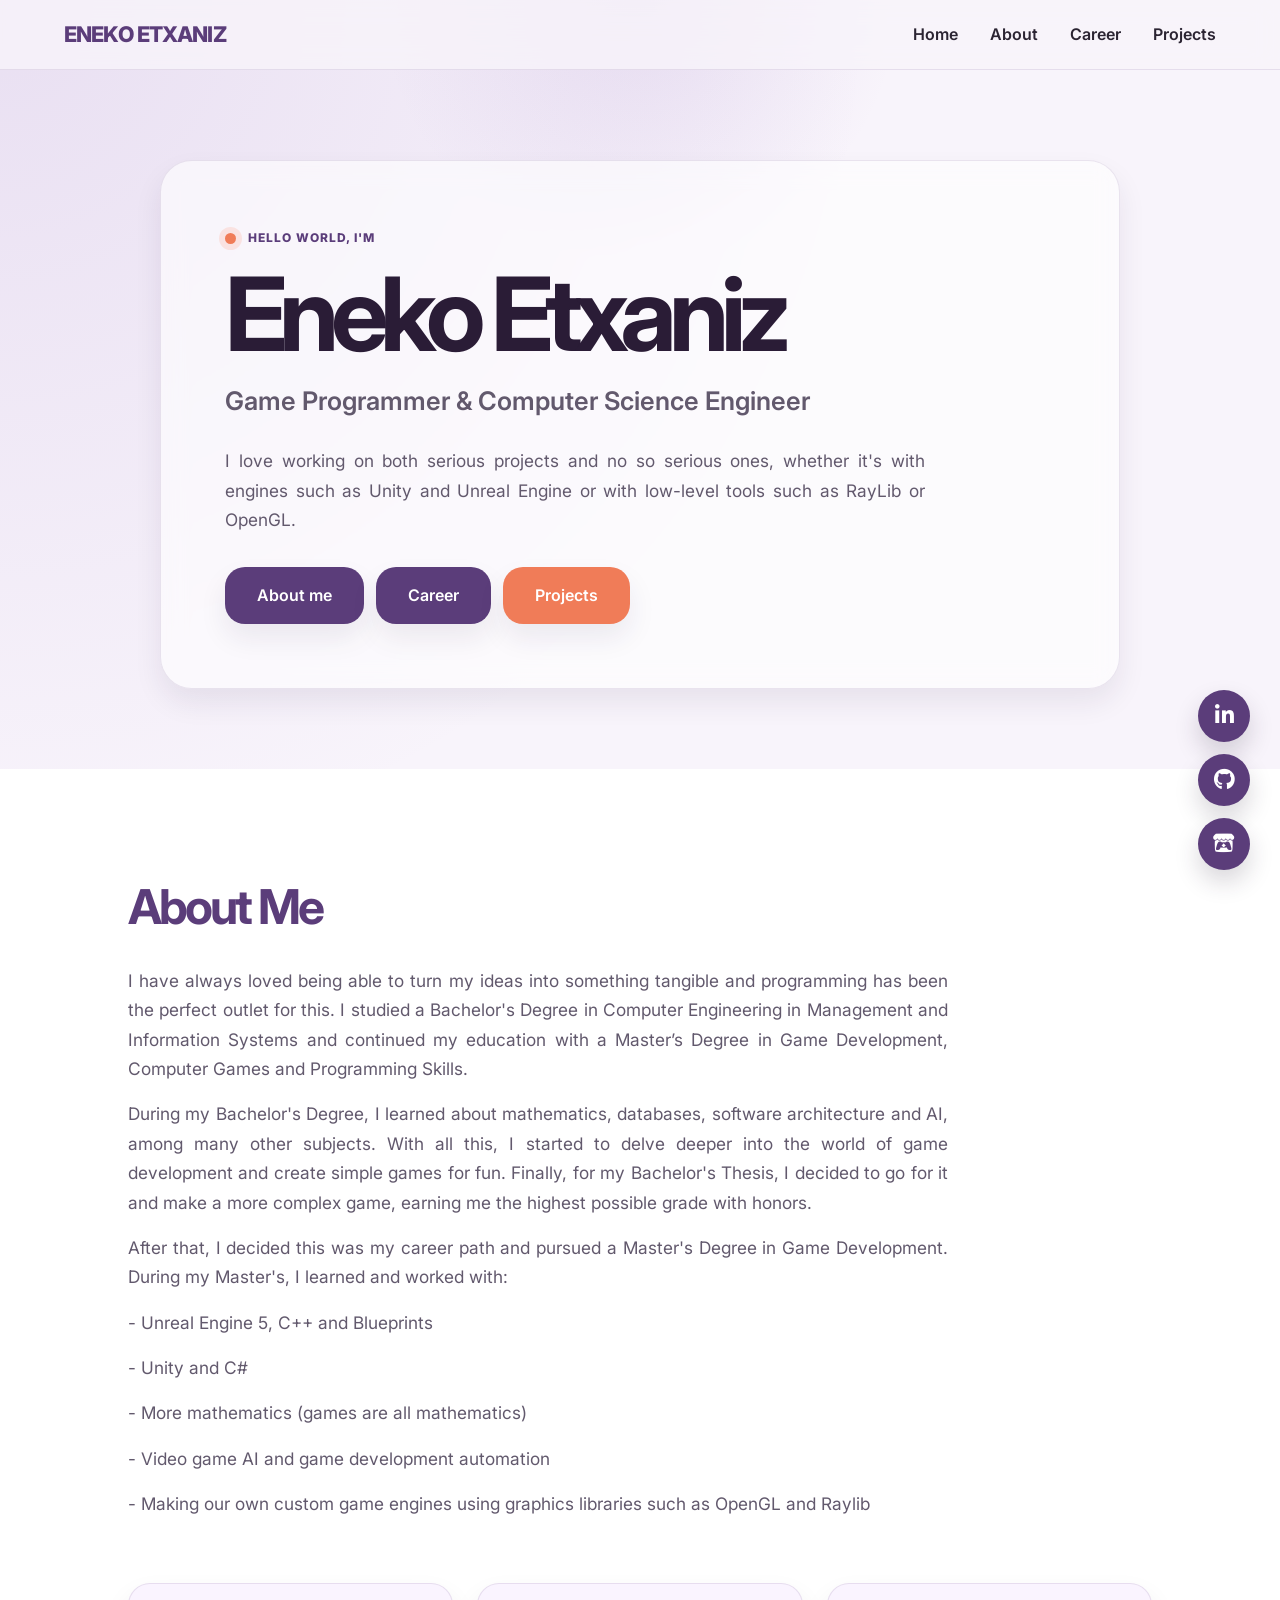
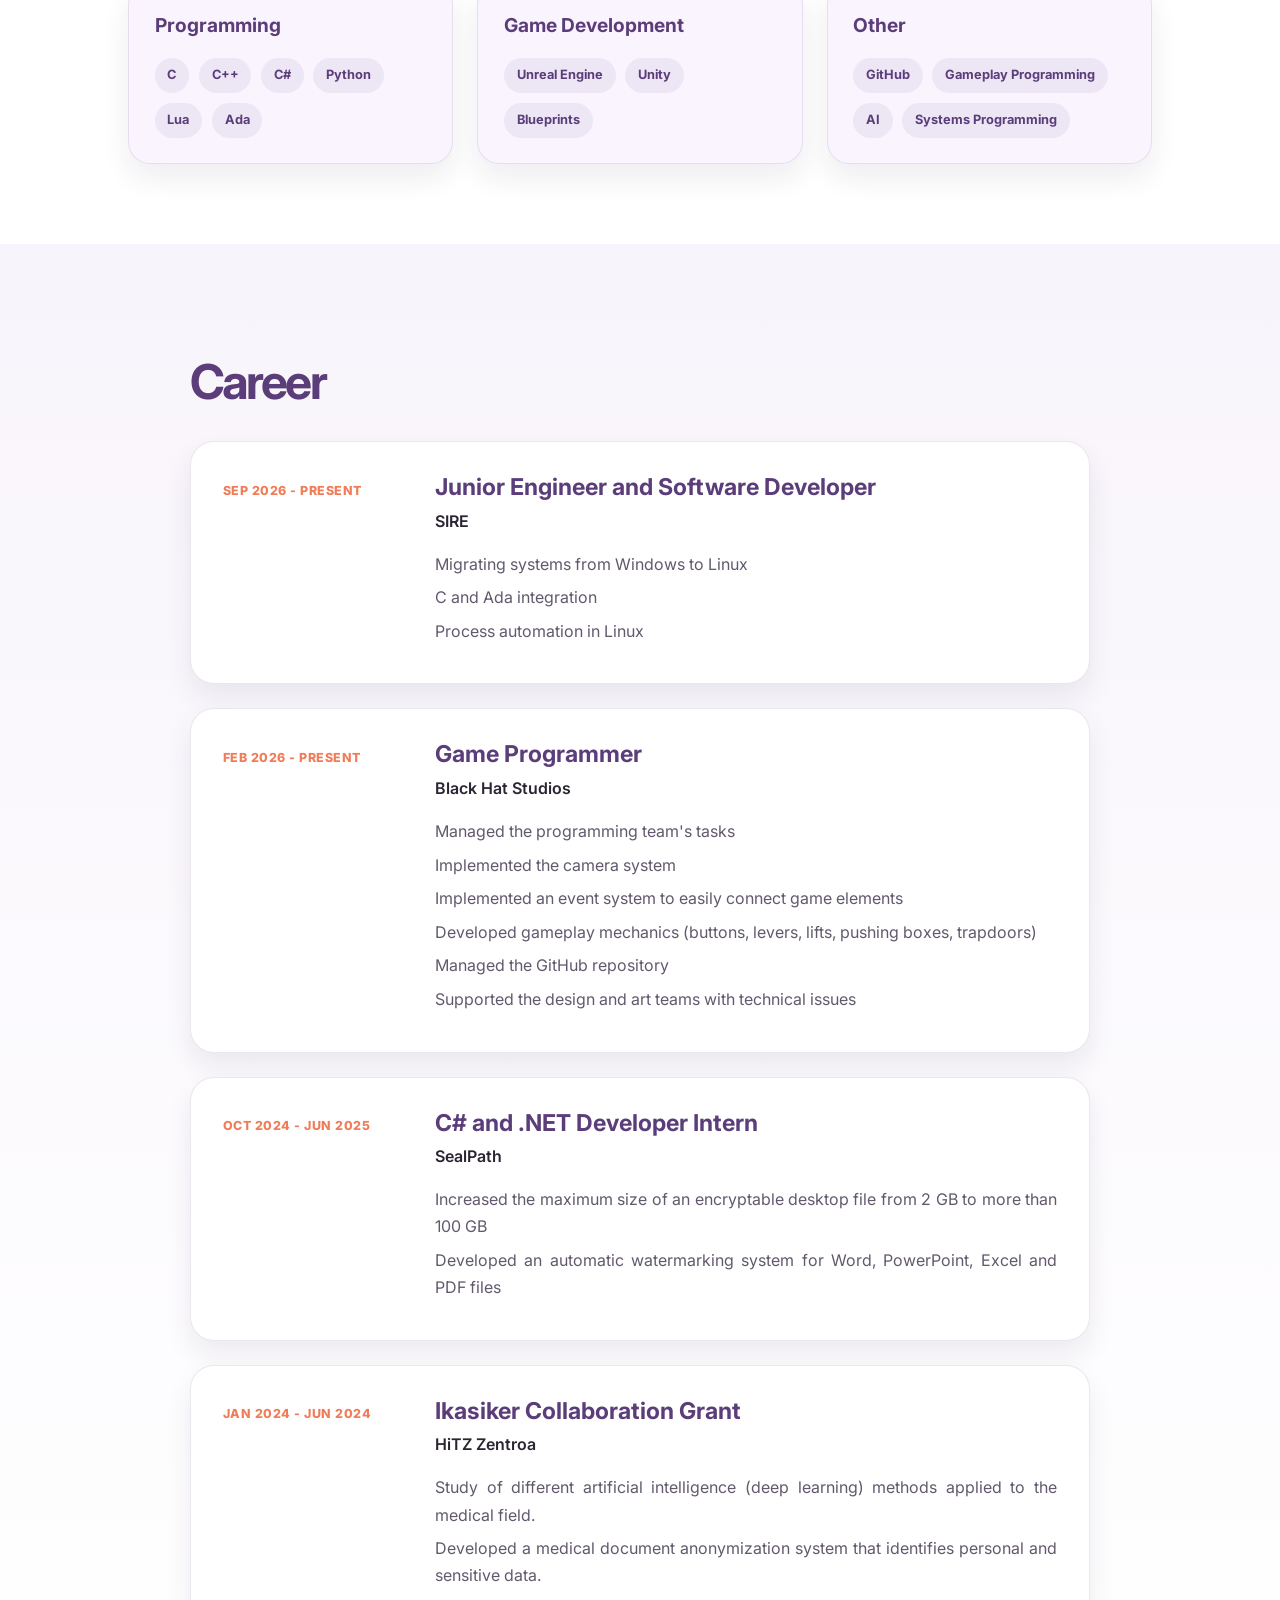
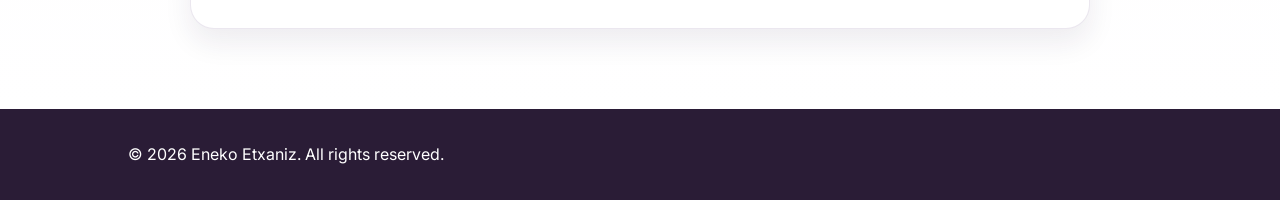
<file: index.html>
<!DOCTYPE html>
<html lang="en">
<head>
    <meta charset="UTF-8">
    <meta name="viewport" content="width=device-width, initial-scale=1.0">

    <title>Eneko Etxaniz | Portfolio</title>

    <link rel="icon" type="image/png" href="images/icon.png">

     <link rel="preconnect" href="https://fonts.googleapis.com">
    <link rel="preconnect" href="https://fonts.gstatic.com" crossorigin>
    <link href="https://fonts.googleapis.com/css2?family=Inter:wght@400;500;600;700;800&display=swap" rel="stylesheet">
    
    <!-- Font Awesome Icons -->
    <link
        rel="stylesheet"
        href="https://cdnjs.cloudflare.com/ajax/libs/font-awesome/6.5.2/css/all.min.css"
    >

    <link rel="stylesheet" href="style.css">
</head>

<body>

    <!-- Navigation -->
    <div id="navbar"></div>
    
    <!-- Hero -->
    <section id="home">

        <div class="hero">

            <p class="hero-intro">Hello World, I'm</p>

            <h1>Eneko Etxaniz</h1>

            <h2>Game Programmer & Computer Science Engineer</h2>

            <p class="hero-description">
                I love working on both serious projects and no so serious ones, whether it's with engines such as Unity and Unreal Engine or with low-level tools such as RayLib or OpenGL.
            </p>

            <div class="hero-buttons">

                <a class="button" href="#about">
                    About me
                </a>

                <a class="button" href="#experience">
                    Career
                </a>

                <a class="button secondary" href="/projects.html">
                    Projects
                </a>

            </div>

        </div>

    </section>


    <!-- About -->
    <section id="about">

        <div class="section-container">

            <h2 class="section-title">About Me</h2>

            <div class="about-content">

                <p> I have always loved being able to turn my ideas into something tangible and programming has been the perfect outlet for this. I studied a Bachelor's Degree in Computer Engineering in Management and Information Systems and continued my education with a Master’s Degree in Game Development, Computer Games and Programming Skills.</p>
                    
                <p>During my Bachelor's Degree, I learned about mathematics, databases, software architecture and AI, among many other subjects. With all this, I started to delve deeper into the world of game development and create simple games for fun. Finally, for my Bachelor's Thesis, I decided to go for it and make a more complex game, earning me the highest possible grade with honors.</p>

                <p>After that, I decided this was my career path and pursued a Master's Degree in Game Development. During my Master's, I learned and worked with:
                    <p>- Unreal Engine 5, C++ and Blueprints</p>
                    <p>- Unity and C#</p>
                    <p>- More mathematics (games are all mathematics)</p>
                    <p>- Video game AI and game development automation</p>
                    <p>- Making our own custom game engines using graphics libraries such as OpenGL and Raylib</p>
                </p>

            </div>


            <!-- Skills -->

            <div class="skills">

                <div class="skill-group">

                    <h3>Programming</h3>

                    <div class="tags">
                        <span class="tag">C</span>
                        <span class="tag">C++</span>
                        <span class="tag">C#</span>
                        <span class="tag">Python</span>
                        <span class="tag">Lua</span>
                        <span class="tag">Ada</span>
                    </div>

                </div>


                <div class="skill-group">

                    <h3>Game Development</h3>

                    <div class="tags">
                        <span class="tag">Unreal Engine</span>
                        <span class="tag">Unity</span>
                        <span class="tag">Blueprints</span>
                        <!--<span class="tag">OpenGL</span> -->
                    </div>

                </div>


                <div class="skill-group">

                    <h3>Other</h3>

                    <div class="tags">
                        <span class="tag">GitHub</span>
                        <span class="tag">Gameplay Programming</span>
                        <span class="tag">AI</span>
                        <span class="tag">Systems Programming</span>
                    </div>

                </div>

            </div>

        </div>

    </section>

    
    <!-- Experience -->
    <section id="experience">

        <div class="section-container">

            <h2 class="section-title">Career</h2>

            <div class="experience-list">

                <article class="experience-card">

                    <div class="experience-date">
                        Sep 2026 - Present
                    </div>

                    <div>
                        <h3>Junior Engineer and Software Developer</h3>

                        <h4>SIRE</h4>

                            <p>Migrating systems from Windows to Linux</p>
                            <p>C and Ada integration</p>
                            <p>Process automation in Linux </p>
                     
                    </div>

                </article>

                <article class="experience-card">

                    <div class="experience-date">
                        Feb 2026 - Present
                    </div>

                    <div>
                        <h3>Game Programmer</h3>

                        <h4>Black Hat Studios</h4>

                            <p>Managed the programming team's tasks</p>
                            <p>Implemented the camera system</p>
                            <p>Implemented an event system to easily connect game elements</p>
                            <p>Developed gameplay mechanics (buttons, levers, lifts, pushing boxes, trapdoors)</p>
                            <p>Managed the GitHub repository</p>
                            <p>Supported the design and art teams with technical issues</p>
                       
                    </div>

                </article>


                <article class="experience-card">

                    <div class="experience-date">
                        Oct 2024 - Jun 2025
                    </div>

                    <div>

                        <h3>C# and .NET Developer Intern</h3>

                        <h4>SealPath</h4>

                        <p>Increased the maximum size of an encryptable desktop file from 2 GB to more than 100 GB</p>
                        <p>Developed an automatic watermarking system for Word, PowerPoint, Excel and PDF files</p>

                    </div>

                </article>


                <article class="experience-card">

                    <div class="experience-date">
                        Jan 2024 - Jun 2024
                    </div>

                    <div>

                        <h3>Ikasiker Collaboration Grant</h3>

                        <h4>HiTZ Zentroa</h4>

                        <p>Study of different artificial intelligence (deep learning) methods applied to the medical field.</p>
                        <p>Developed a medical document anonymization system that identifies personal and sensitive data.</p>

                    </div>

                </article>

            </div>

        </div>

    </section>

    <div id="footer"></div>

    <div id="social-dock"></div>

    <script src="js/main.js"></script>


</body>
</html>
</file>
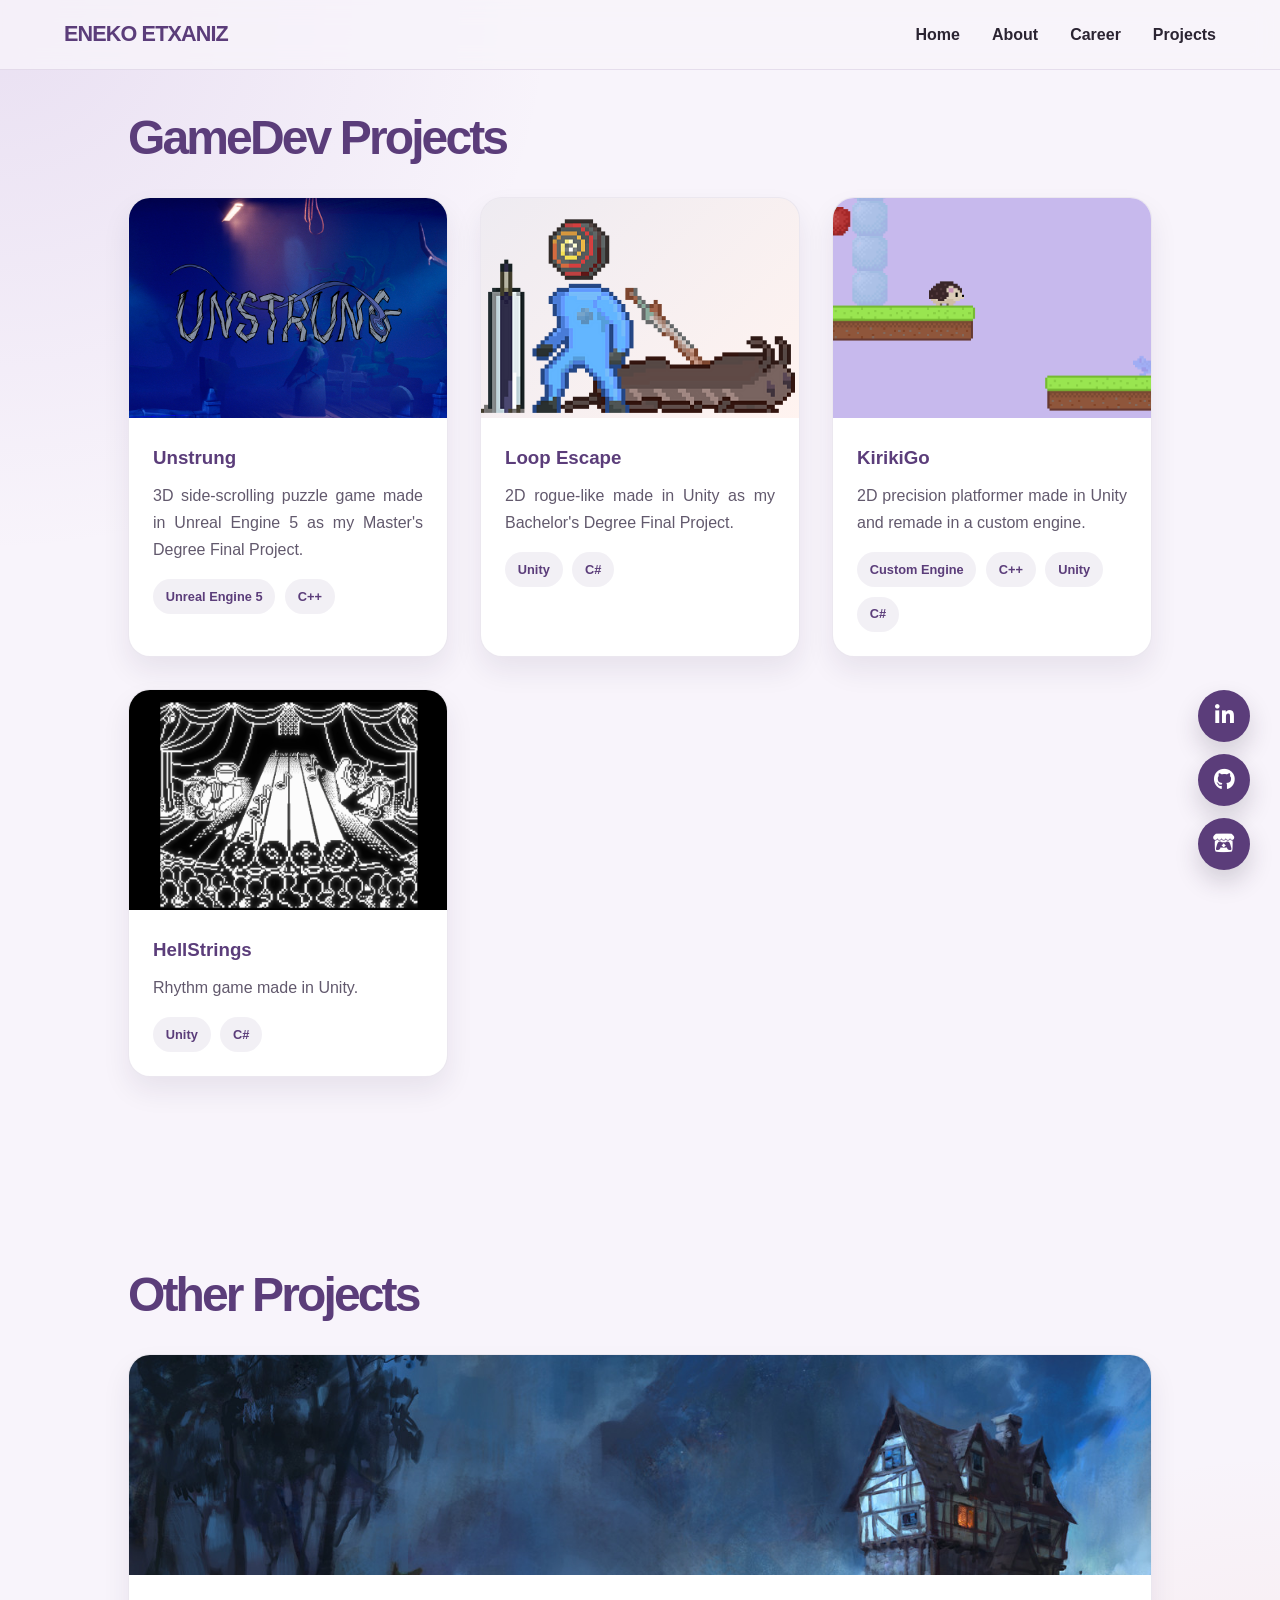
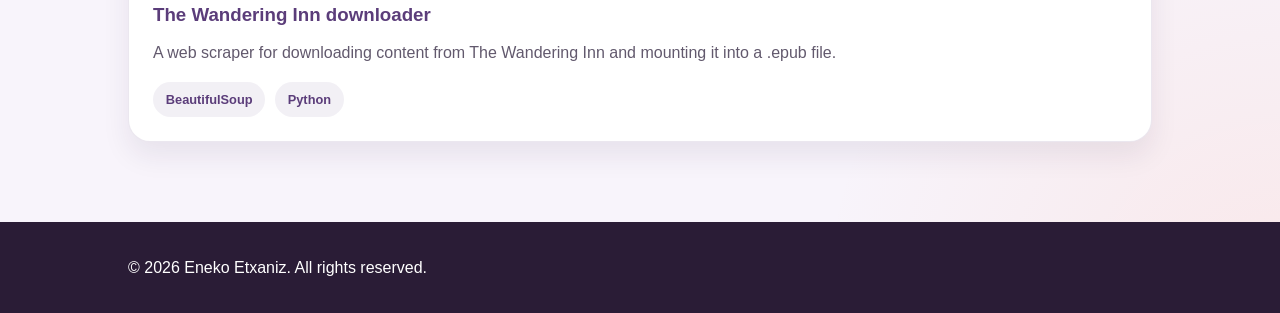
<file: projects.html>
<!DOCTYPE html>
<html lang="en">
<head>
    <meta charset="UTF-8">
    <meta name="viewport" content="width=device-width, initial-scale=1.0">

    <title>Eneko Etxaniz | Portfolio</title>

    <!-- Font Awesome Icons -->
    <link
        rel="stylesheet"
        href="https://cdnjs.cloudflare.com/ajax/libs/font-awesome/6.5.2/css/all.min.css"
    >

    <link rel="stylesheet" href="style.css">
</head>

<body>

    <!-- Navigation -->
    <div id="navbar"></div>
    
    <!-- Projects -->
    <section id="projects">

        <div class="section-container">

            <h2 class="section-title">GameDev Projects</h2>

            <div class="projects">

                <a href="projects/unstrung.html" class="project-card">
                    <div class="project-image">
                        <img src="projects/images/Unstrung/Unstrung_CrowBanner.png" alt="Unstrung gameplay screenshot">
                    </div>
                    <div class="project-content">
                        <h3>Unstrung</h3>
                        <p>
                            3D side-scrolling puzzle game made in Unreal Engine 5 as my Master's Degree Final Project.
                        </p>
                        <div class="tags">
                            <span class="tag">Unreal Engine 5</span>
                            <span class="tag">C++</span>
                        </div>
                    </div>
                </a>
                
                <a href="projects/loop-escape.html" class="project-card">
                    <div class="project-image">
                        <img src="projects/images/LoopEscape_Cover.png" alt="Loop Escape gameplay screenshot">
                    </div>
                    <div class="project-content">
                        <h3>Loop Escape</h3>
                        <p>
                            2D rogue-like made in Unity as my Bachelor's Degree Final Project.
                        </p>
                        <div class="tags">
                            <span class="tag">Unity</span>
                            <span class="tag">C#</span>
                        </div>
                    </div>
                </a>
                
                <a href="projects/kirikigo.html"  class="project-card">

                    <div class="project-image">
                        <img src="projects/images/KirikiGo_Gameplay1.png" alt="KirikiGo gameplay screenshot">
                    </div>

                    <div class="project-content">    
                        <h3>KirikiGo</h3>

                        <p>
                            2D precision platformer made in Unity and remade in a custom engine.
                        </p>

                        <div class="tags">
                            <span class="tag">Custom Engine</span>
                            <span class="tag">C++</span>
                            <span class="tag">Unity</span>
                            <span class="tag">C#</span>
                        </div>

                    </div>
                </a>


                <a href="projects/hellstrings.html" class="project-card">

                    <div class="project-image">
                        <img src="projects/images/HellStrings_Gameplay.png" alt="HellStrings gameplay screenshot">
                    </div>
                    <div class="project-content">

                        <h3>HellStrings</h3>

                        <p>
                            Rhythm game made in Unity.
                        </p>

                        <div class="tags">
                            <span class="tag">Unity</span>
                            <span class="tag">C#</span>
                        </div>

                    </div>
                </a>



            </div>

        </div>

    </section>


    <!-- Projects -->
    <section id="projects">

        <div class="section-container">

            <h2 class="section-title">Other Projects</h2>

            <div class="projects">

                <a href="https://github.com/Etxaniz100/TheWanderingInnDownloader" class="project-card">
                    <div class="project-image">
                        <img src="/projects/images/TWI_Banner.jpg" alt="The Wandering Inn, Image by John Anthony Di Giovanni">
                    </div>
                    <div class="project-content">
                        <h3>The Wandering Inn downloader</h3>
                        <p>
                            A web scraper for downloading content from The Wandering Inn and mounting it into a .epub file.
                        </p>
                        <div class="tags">
                            <span class="tag">BeautifulSoup</span>
                            <span class="tag">Python</span>
                        </div>
                    </div>
                </a>
            </div>

        </div>

    </section>


    <div id="footer"></div>

    <div id="social-dock"></div>

    <script src="../js/main.js"></script>


</body>
</html>
</file>
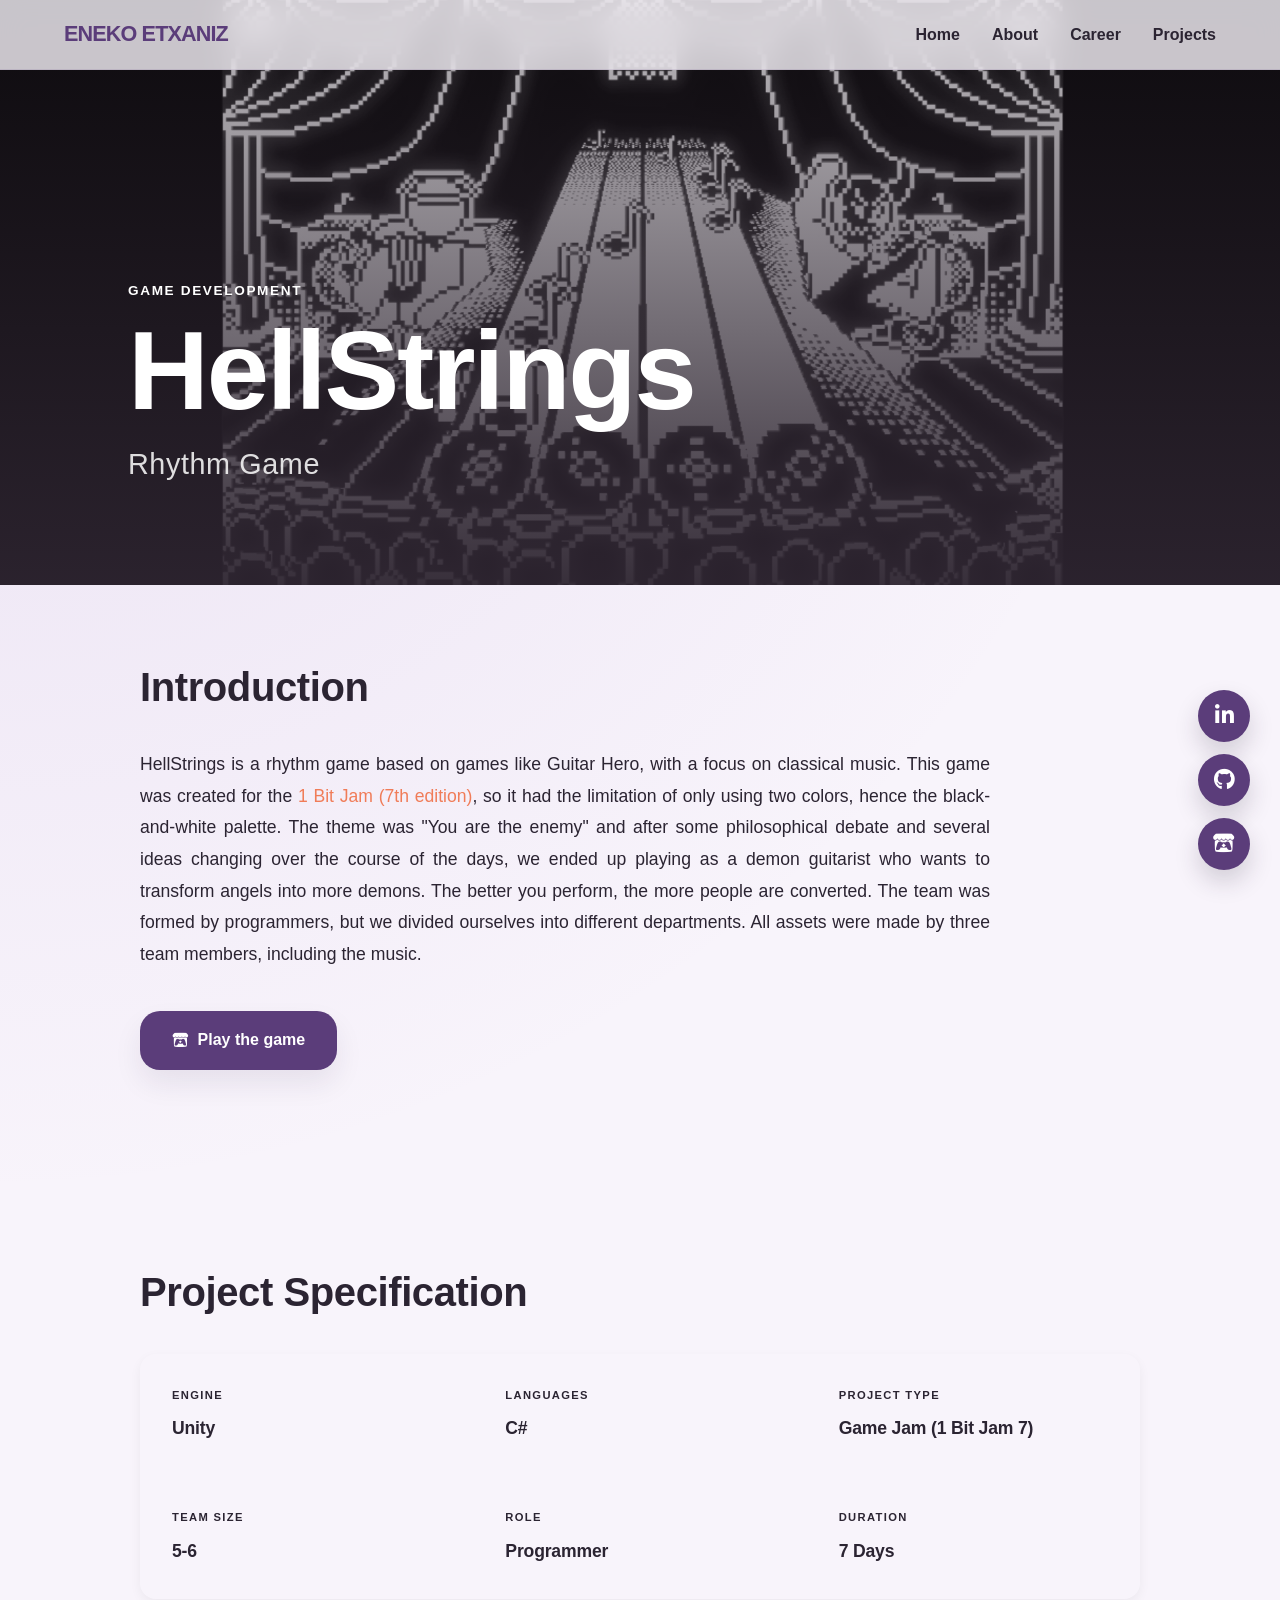
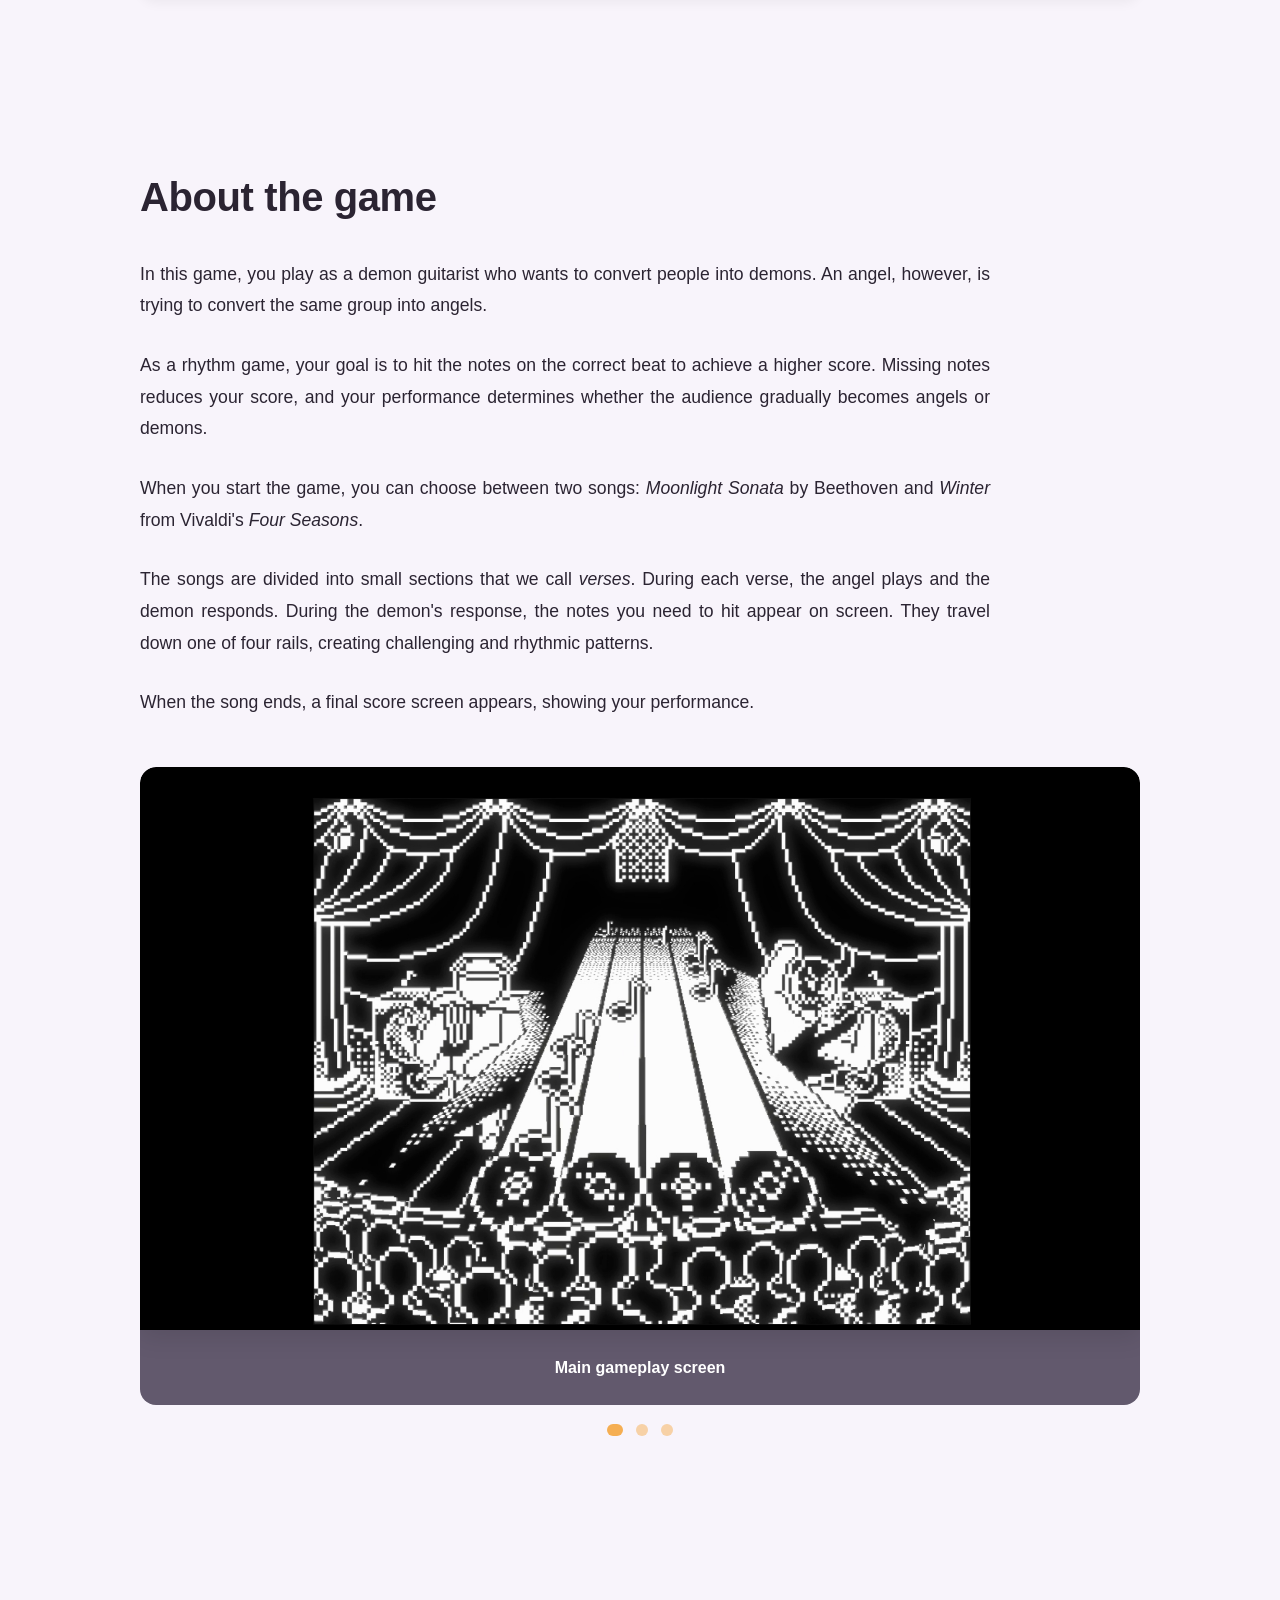
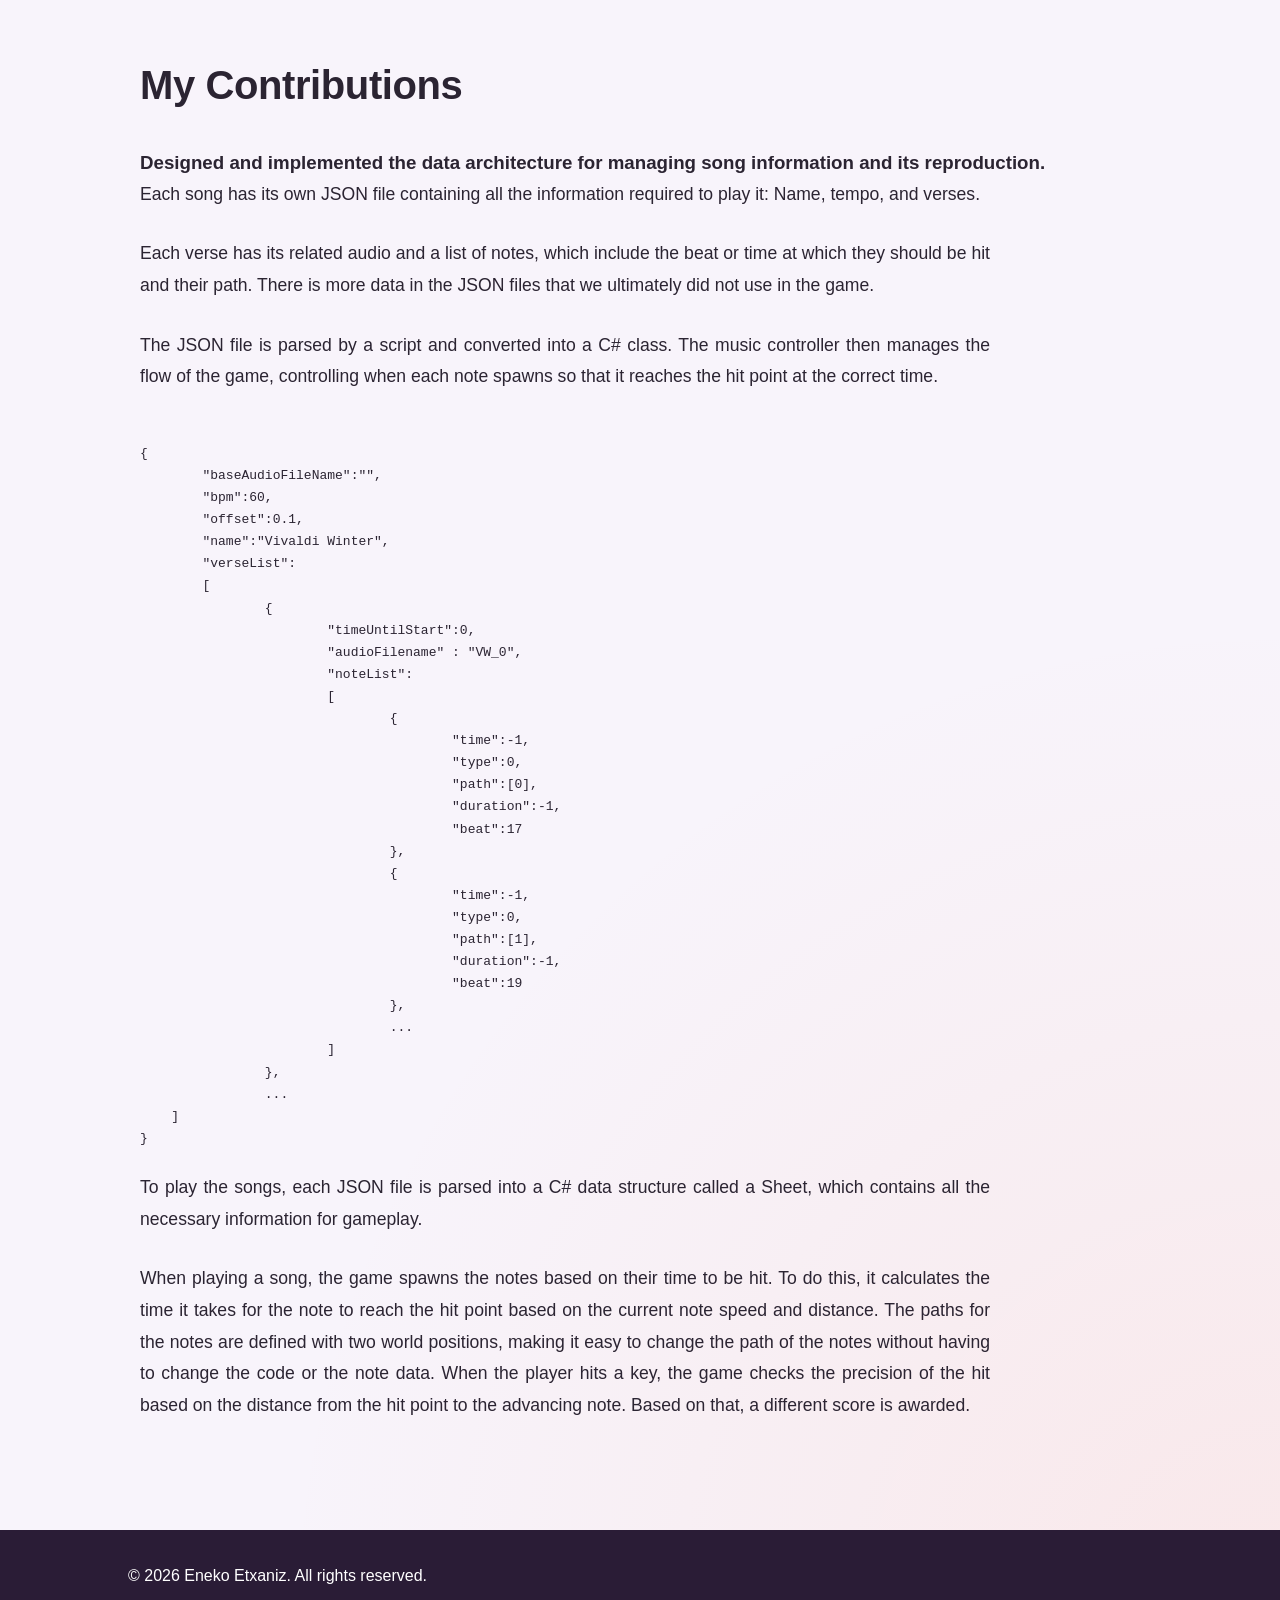
<file: projects/hellstrings.html>
<!DOCTYPE html>
<html lang="en">

<head>
    <meta charset="UTF-8">

    <meta
        name="viewport"
        content="width=device-width, initial-scale=1.0"
    >

    <title>HellStrings | Portfolio</title>

    <!-- Font Awesome Icons -->
    <link
        rel="stylesheet"
        href="https://cdnjs.cloudflare.com/ajax/libs/font-awesome/6.5.2/css/all.min.css"
    >

    <link rel="stylesheet" href="../style.css">
    <link rel="stylesheet" href="../css/project.css">
</head>


<body>

    <!-- Navigation -->
    <div id="navbar"></div>


    <!-- ========================================
         PROJECT HERO
    ========================================= -->

    <section
        class="project-hero"
        style="background-image: url('images/HellStrings_Gameplay.png');"
    >

        <div class="project-hero-overlay"></div>

        <div class="project-hero-content">

            <p class="project-category">
                GAME DEVELOPMENT
            </p>

            <h1>HellStrings</h1>

            <h2>Rhythm Game</h2>

        </div>

    </section>


    <!-- ========================================
         INTRODUCTION
    ========================================= -->

    <section class="project-section">

        <div class="project-container">

            <h2 class="section-title">
                Introduction
            </h2>

            <div class="project-introduction">

                <div class="project-text">

                    <p>
                        HellStrings is a rhythm game based on games like Guitar Hero, with a focus on classical music.

                        This game was created for the <a href="https://itch.io/jam/1-bit-jam-7" target="_blank" rel="noopener noreferrer" >1 Bit Jam (7th edition)</a>,
                        so it had the limitation of only using two colors, hence the black-and-white palette. The theme was "You are the enemy" and after some philosophical debate and several ideas changing over the course of the days, we ended up playing as a demon guitarist who wants to transform angels into more demons. The better you perform, the more people are converted.

                        The team was formed by programmers, but we divided ourselves into different departments. All assets were made by three team members, including the music.
                    </p>

                    <div class="project-buttons">

                        <a
                            class="button"
                            href="https://ariza-m.itch.io/hellstrings"
                            target="_blank"
                            rel="noopener noreferrer"
                        >
                            <i class="fa-brands fa-itch-io"></i>
                            Play the game
                        </a>

                    </div>

                </div>

            </div>

        </div>

    </section>

    <!-- ========================================
         PROJECT SPECIFICATION
    ========================================= -->
<section class="project-section project-specification">

    <div class="project-container">

        <h2 class="section-title">
            Project Specification
        </h2>

        <div class="specification-card">

            <div class="specification-item">

                <span class="specification-label">
                    Engine
                </span>

                <span class="specification-value">
                    Unity
                </span>

            </div>


            <div class="specification-item">

                <span class="specification-label">
                    Languages
                </span>

                <span class="specification-value">
                    C#
                </span>

            </div>


            <div class="specification-item">

                <span class="specification-label">
                    Project Type
                </span>

                <span class="specification-value">
                    Game Jam (1 Bit Jam 7)
                </span>

            </div>


            <div class="specification-item">

                <span class="specification-label">
                    Team Size
                </span>

                <span class="specification-value">
                    5-6
                </span>

            </div>


            <div class="specification-item">

                <span class="specification-label">
                    Role
                </span>

                <span class="specification-value">
                    Programmer
                </span>

            </div>


            <div class="specification-item">

                <span class="specification-label">
                    Duration
                </span>

                <span class="specification-value">
                    7 Days
                </span>

            </div>

        </div>

    </div>

</section>


<section class="project-section project-about">

    <div class="project-container">

        <h2 class="section-title">
            About the game
        </h2>

        <!--  
        <div class="project-video">
            <iframe
                src="https://www.youtube.com/embed/GPfME9AcBaA"
                title="Gameplay video"
                frameborder="0"
                allow="accelerometer; autoplay; clipboard-write; encrypted-media; gyroscope; picture-in-picture; web-share"
                allowfullscreen>
            </iframe>
        </div>
        -->

        <!-- Description -->
        <div class="project-text">

            <p>
                In this game, you play as a demon guitarist who wants to
                convert people into demons. An angel, however, is trying to
                convert the same group into angels.
            </p>

            <p>
                As a rhythm game, your goal is to hit the notes on the correct
                beat to achieve a higher score. Missing notes reduces your
                score, and your performance determines whether the audience
                gradually becomes angels or demons.
            </p>

            <p>
                When you start the game, you can choose between two songs:
                <em>Moonlight Sonata</em> by Beethoven and
                <em>Winter</em> from Vivaldi's <em>Four Seasons</em>.
            </p>

            <p>
                The songs are divided into small sections that we call
                <em>verses</em>. During each verse, the angel plays and the
                demon responds. During the demon's response, the notes you
                need to hit appear on screen. They travel down one of four
                rails, creating challenging and rhythmic patterns.
            </p>

            <p>
                When the song ends, a final score screen appears, showing
                your performance.
            </p>

        </div>

       <!-- 
        ========================================
            PROJECT MEDIA CAROUSEL
        ======================================== 
        -->

    <div class="carousel" data-carousel>

        <div class="carousel-viewport">

            <div class="carousel-track">

                <!-- Slide 1 -->
                <article class="carousel-slide">
                    <div class="carousel-media">
                        <img
                            src="images/HellStrings_Gameplay.png"
                            alt="Main gameplay screen">
                    </div>
                </article>

                <!-- Slide 2 -->
                <article class="carousel-slide">
                    <div class="carousel-media">
                        <img
                            src="images/HellStrings_TitleScreen.png"
                            alt="Title screen">
                    </div>
                </article>

                <!-- Slide 3 -->
                <article class="carousel-slide">
                    <div class="carousel-media">
                        <iframe
                            src="https://www.youtube.com/embed/pB87BUyRMbQ"
                            title="Hell Strings gameplay video"
                            frameborder="0"
                            allow="accelerometer; autoplay; clipboard-write; encrypted-media; gyroscope; picture-in-picture; web-share"
                            allowfullscreen>
                        </iframe>
                    </div>
                </article>

            </div>
        </div>

        <div class="carousel-caption-container">
            <p class="carousel-caption" data-caption="0">Main gameplay screen</p>
            <p class="carousel-caption" data-caption="1">Title screen</p>
            <p class="carousel-caption" data-caption="2">Gameplay video</p>
        </div>

        <!-- Previous / Next -->
        <button
            class="carousel-button carousel-button-prev"
            type="button"
            aria-label="Previous slide">
            &#10094;
        </button>

        <button
            class="carousel-button carousel-button-next"
            type="button"
            aria-label="Next slide">
            &#10095;
        </button>


        <!-- Counter + dots -->
        <div class="carousel-navigation">

            <div class="carousel-dots" aria-label="Carousel navigation">
                <!-- Generated by JavaScript -->
            </div>

        </div>

    </div>

</section>


<section class="project-section technical-details">

    <div class="project-container">

        <h2 class="section-title">
            My Contributions
        </h2>

        <h3>
            Designed and implemented the data architecture for managing song information and its reproduction.
        </h3>

        <p>
            Each song has its own JSON file containing all the
            information required to play it: Name, tempo, and verses.
        </p>

        <p>
            Each verse has its related audio and a list of notes, which include the beat or time at which they should be hit and their path.
            There is more data in the JSON files that we ultimately did not use in the game.
        </p>

        <p>
            The JSON file is parsed by a script and converted into
            a C# class. The music controller then manages the flow
            of the game, controlling when each note spawns so that
            it reaches the hit point at the correct time.
        </p>

        <pre><code>
{
	"baseAudioFileName":"",
	"bpm":60,
	"offset":0.1,
	"name":"Vivaldi Winter",
	"verseList":
	[
		{
			"timeUntilStart":0,
			"audioFilename" : "VW_0",
			"noteList":
			[
				{
					"time":-1,
					"type":0,
					"path":[0],
					"duration":-1,
					"beat":17
				},
				{
					"time":-1,
					"type":0,
					"path":[1],
					"duration":-1,
					"beat":19
				},
                                ...
			]
		},  
                ...
    ]        
}
        </code></pre>

        <p>
            To play the songs, each JSON file is parsed into a C# data structure called a Sheet, which contains all the necessary information for gameplay.
        </p>

        <p>
            When playing a song, the game spawns the notes based on their time to be hit. To do this, it calculates the time it takes for the note to reach the hit point based on the current note speed and distance.
            The paths for the notes are defined with two world positions, making it easy to change the path of the notes without having to change the code or the note data.
            When the player hits a key, the game checks the precision of the hit based on the distance from the hit point to the advancing note. Based on that, a different score is awarded.
        </p>
        
    </div>

</section>

    <!-- Footer -->
    <div id="footer"></div>


    <!-- Social Dock -->
    <div id="social-dock"></div>


    <script src="../js/main.js"></script>
    <script src="../js/carousel.js"></script>

</body>

</html>
</file>
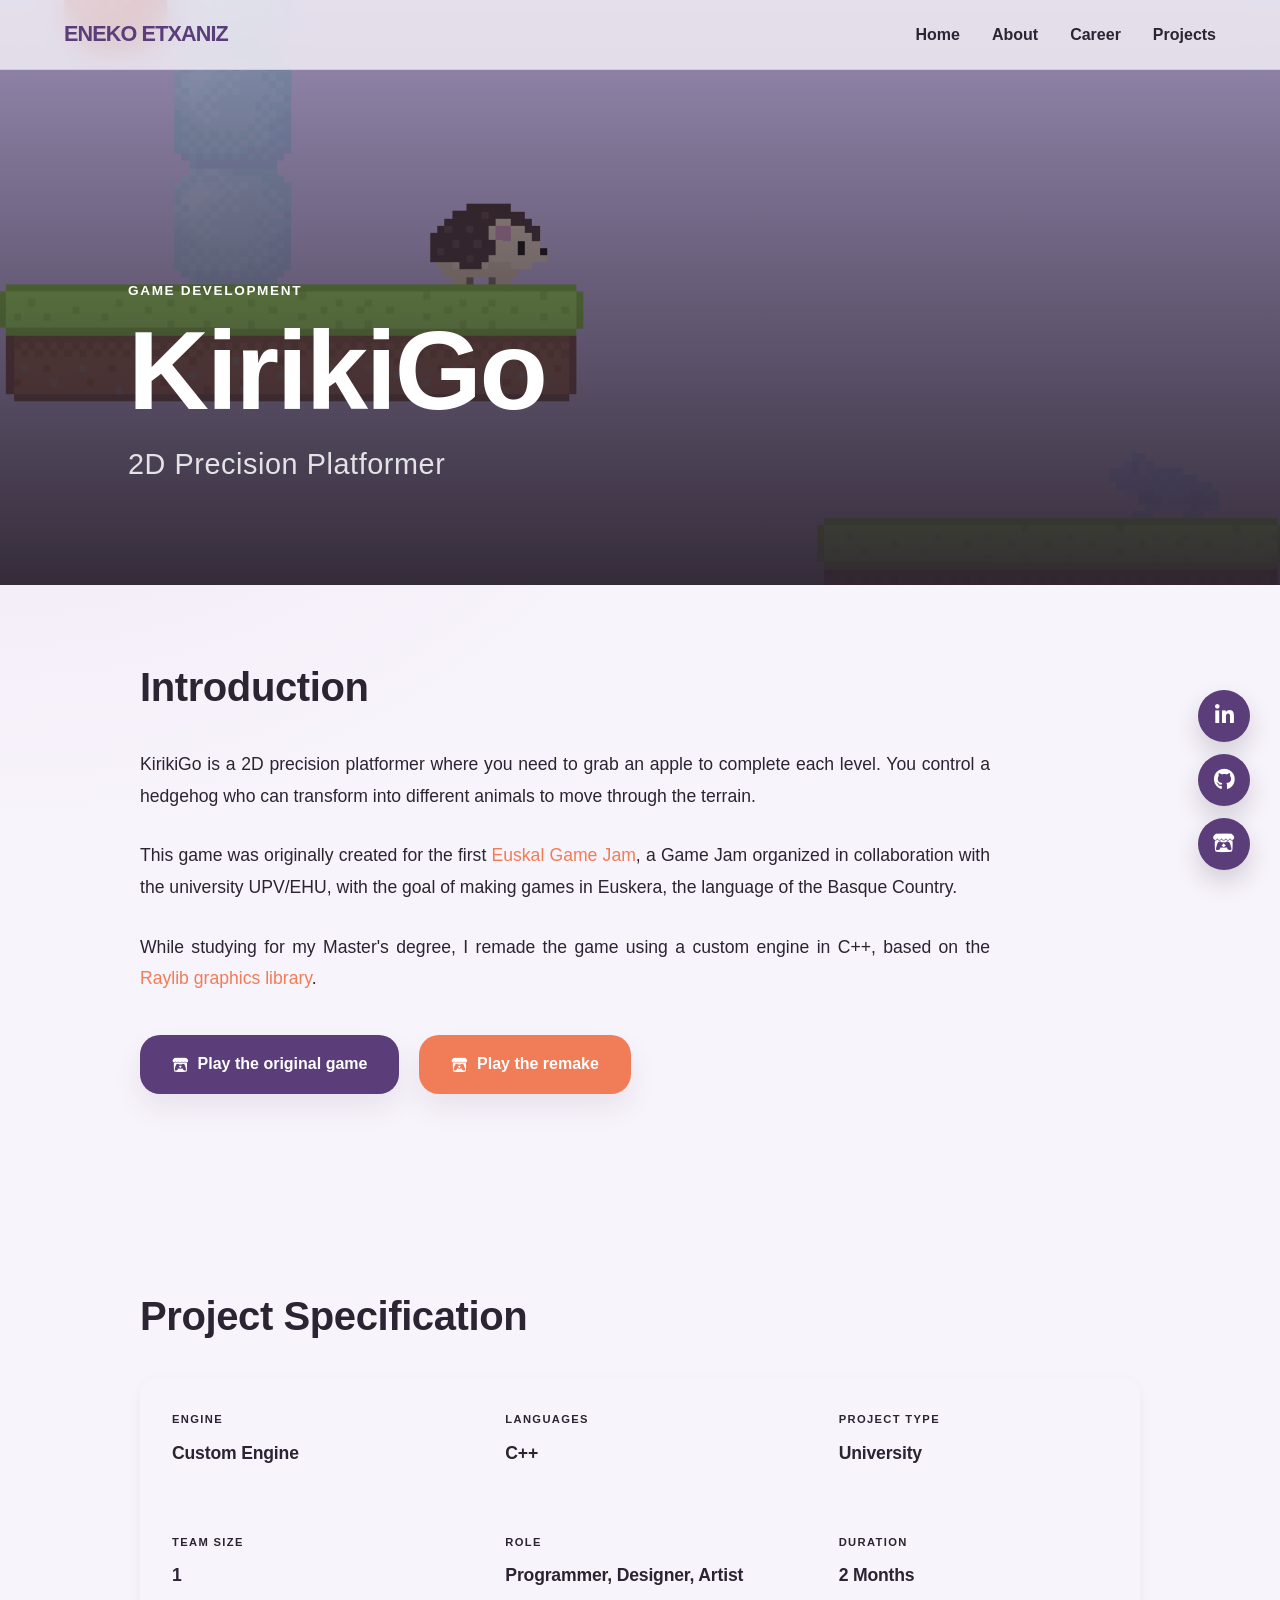
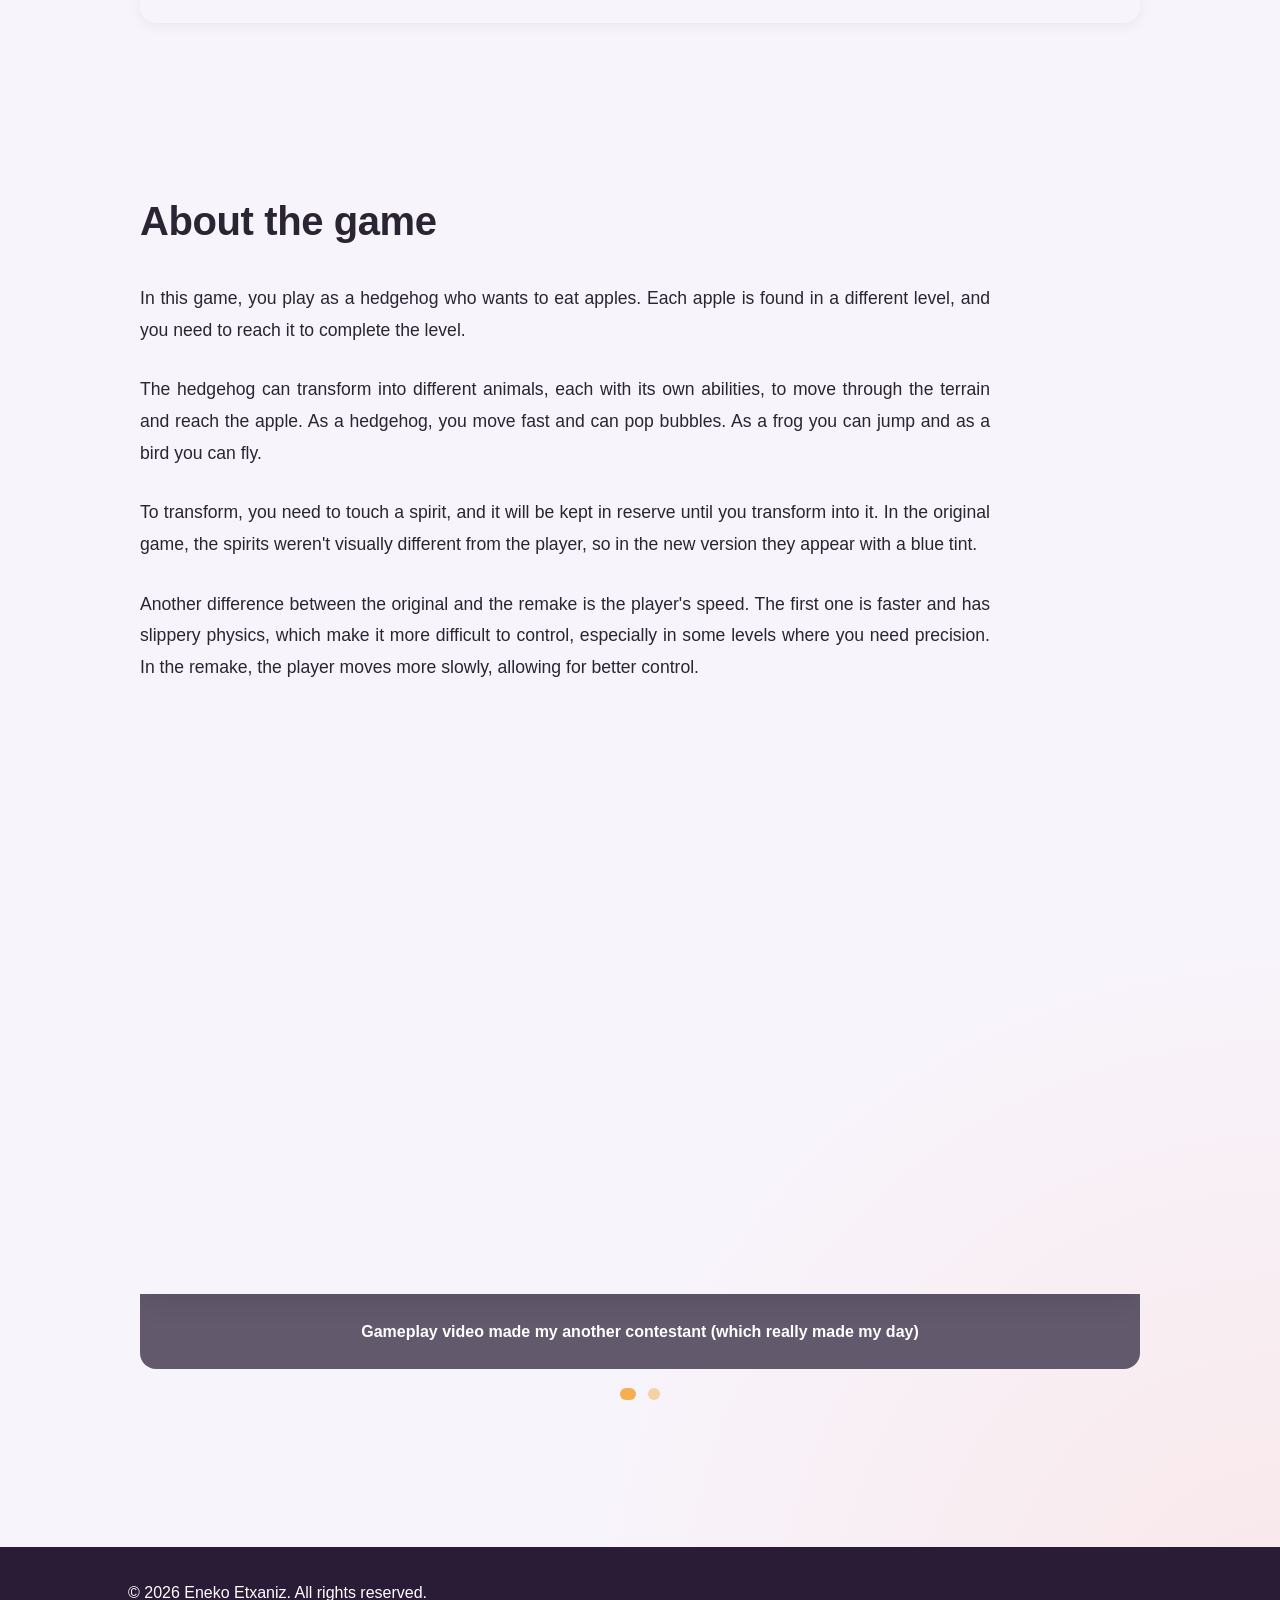
<file: projects/kirikigo.html>
<!DOCTYPE html>
<html lang="en">

<head>
    <meta charset="UTF-8">

    <meta
        name="viewport"
        content="width=device-width, initial-scale=1.0"
    >

    <title>KirikiGo | Portfolio</title>

    <!-- Font Awesome Icons -->
    <link
        rel="stylesheet"
        href="https://cdnjs.cloudflare.com/ajax/libs/font-awesome/6.5.2/css/all.min.css"
    >

    <link rel="stylesheet" href="../style.css">
    <link rel="stylesheet" href="../css/project.css">
</head>


<body>

    <!-- Navigation -->
    <div id="navbar"></div>


    <!-- ========================================
         PROJECT HERO
    ========================================= -->

    <section
        class="project-hero"
        style="background-image: url('images/KirikiGo_Gameplay1.png');"
    >

        <div class="project-hero-overlay"></div>

        <div class="project-hero-content">

            <p class="project-category">
                GAME DEVELOPMENT
            </p>

            <h1>KirikiGo</h1>

            <h2>2D Precision Platformer</h2>

        </div>

    </section>


    <!-- ========================================
         INTRODUCTION
    ========================================= -->

    <section class="project-section">

        <div class="project-container">

            <h2 class="section-title">
                Introduction
            </h2>

            <div class="project-introduction">

                <div class="project-text">

                    <p>
                        KirikiGo is a 2D precision platformer where you
                        need to grab an apple to complete each level.
                        You control a hedgehog who can transform into
                        different animals to move through the terrain.
                    </p>

                    <p>
                        This game was originally created for the first
                        <a href="https://itch.io/jam/euskal-game-jam" target="_blank" rel="noopener noreferrer" >Euskal Game Jam</a>,
                         <!-- target="_blank" opens the link in a new page --> 
                         <!-- rel="noopener noreferrer" is used so the opened page does not have info about this page-->
                        a Game Jam organized in collaboration with
                        the university UPV/EHU, with the goal of making
                        games in Euskera, the language of the Basque
                        Country.
                    </p>

                    <p>
                        While studying for my Master's degree, I
                        remade the game using a custom engine in C++,
                        based on the
                        <a href="https://www.raylib.com/" target="_blank" rel="noopener noreferrer">Raylib graphics library</a>.
                    </p>

                    <div class="project-buttons">
                <a
                    class="button"
                    href="https://etxaniz100.itch.io/kikirigo"
                    target="_blank"
                    rel="noopener noreferrer"
                >
                    <i class="fa-brands fa-itch-io"></i>
                    Play the original game
                </a>

                <a
                    class="button secondary"
                    href="https://etxaniz100.itch.io/kirikigo-redone"
                    target="_blank"
                    rel="noopener noreferrer"
                >
                    <i class="fa-brands fa-itch-io"></i>
                    Play the remake
                </a>

                </div>

            </div>

            <!--
            
            <div class="project-buttons">
                <a
                    class="button"
                    href="https://etxaniz100.itch.io/kikirigo"
                    target="_blank"
                    rel="noopener noreferrer"
                >
                    <i class="fa-brands fa-itch-io"></i>
                    Play the game
                </a>

                <a
                    class="button secondary"
                    href="https://www.youtube.com/watch?v=QpWqWqEtEI8"
                    target="_blank"
                    rel="noopener noreferrer"
                >
                    <i class="fa-brands fa-youtube"></i>
                    Watch gameplay
                </a>

            </div>
            -->

        </div>

    </section>


    <!-- ========================================
         PROJECT SPECIFICATION
    ========================================= -->
<section class="project-section project-specification">

    <div class="project-container">

        <h2 class="section-title">
            Project Specification
        </h2>

        <div class="specification-card">

            <div class="specification-item">

                <span class="specification-label">
                    Engine
                </span>

                <span class="specification-value">
                    Custom Engine
                </span>

            </div>


            <div class="specification-item">

                <span class="specification-label">
                    Languages
                </span>

                <span class="specification-value">
                    C++
                </span>

            </div>


            <div class="specification-item">

                <span class="specification-label">
                    Project Type
                </span>

                <span class="specification-value">
                    University
                </span>

            </div>


            <div class="specification-item">

                <span class="specification-label">
                    Team Size
                </span>

                <span class="specification-value">
                    1
                </span>

            </div>


            <div class="specification-item">

                <span class="specification-label">
                    Role
                </span>

                <span class="specification-value">
                    Programmer, Designer, Artist
                </span>

            </div>


            <div class="specification-item">

                <span class="specification-label">
                    Duration
                </span>

                <span class="specification-value">
                    2 Months
                </span>

            </div>

        </div>

    </div>

</section>

<section class="project-section project-about">

    <div class="project-container">

        <h2 class="section-title">
            About the game
        </h2>

        <!-- Description -->
        <div class="project-text">

            <p>
                In this game, you play as a hedgehog who wants to eat apples. Each apple is found in a different level, and you need to reach it to complete the level.
            </p>
            <p>
                The hedgehog can transform into different animals, each with its own abilities, to move through the terrain and reach the apple.
                As a hedgehog, you move fast and can pop bubbles. As a frog you can jump and as a bird you can fly.
            </p>
            <p>
                To transform, you need to touch a spirit, and it will be kept in reserve until you transform into it. In the original game, the spirits weren't visually different from the player, so in the new version they appear with a blue tint.
            </p>

            <p>
                Another difference between the original and the remake is the player's speed. The first one is faster and has slippery physics, which make it more difficult to control, especially in some levels where you need precision. In the remake, the player moves more slowly, allowing for better control.
            </p>


        </div>

       <!-- 
        ========================================
            PROJECT MEDIA CAROUSEL
        ======================================== 
        -->

    <div class="carousel" data-carousel>

        <div class="carousel-viewport">

            <div class="carousel-track">

                <article class="carousel-slide">
                    <div class="carousel-media">
                        <iframe
                            src="https://www.youtube.com/embed/QpWqWqEtEI8"
                            title="KirikiGo gameplay video"
                            frameborder="0"
                            allow="accelerometer; autoplay; clipboard-write; encrypted-media; gyroscope; picture-in-picture; web-share"
                            allowfullscreen>
                        </iframe>
                    </div>
                </article>

                             <article class="carousel-slide">
                    <div class="carousel-media">
                        <iframe
                            src="https://www.youtube.com/embed/oGXgOkDRud0"
                            title="KirikiGo remake gameplay video"
                            frameborder="0"
                            allow="accelerometer; autoplay; clipboard-write; encrypted-media; gyroscope; picture-in-picture; web-share"
                            allowfullscreen>
                        </iframe>
                    </div>
                </article>

            </div>
        </div>

        <div class="carousel-caption-container">
            <p class="carousel-caption" data-caption="0">Gameplay video made my another contestant (which really made my day)</p>
            <p class="carousel-caption" data-caption="1">Gameplay video of the remake</p>
        </div>

        <!-- Previous / Next -->
        <button
            class="carousel-button carousel-button-prev"
            type="button"
            aria-label="Previous slide">
            &#10094;
        </button>

        <button
            class="carousel-button carousel-button-next"
            type="button"
            aria-label="Next slide">
            &#10095;
        </button>


        <!-- Counter + dots -->
        <div class="carousel-navigation">

            <div class="carousel-dots" aria-label="Carousel navigation">
                <!-- Generated by JavaScript -->
            </div>

        </div>

    </div>

</section>


    <!-- Footer -->
    <div id="footer"></div>


    <!-- Social Dock -->
    <div id="social-dock"></div>


    <script src="../js/main.js"></script>
    <script src="../js/carousel.js"></script>


</body>

</html>
</file>
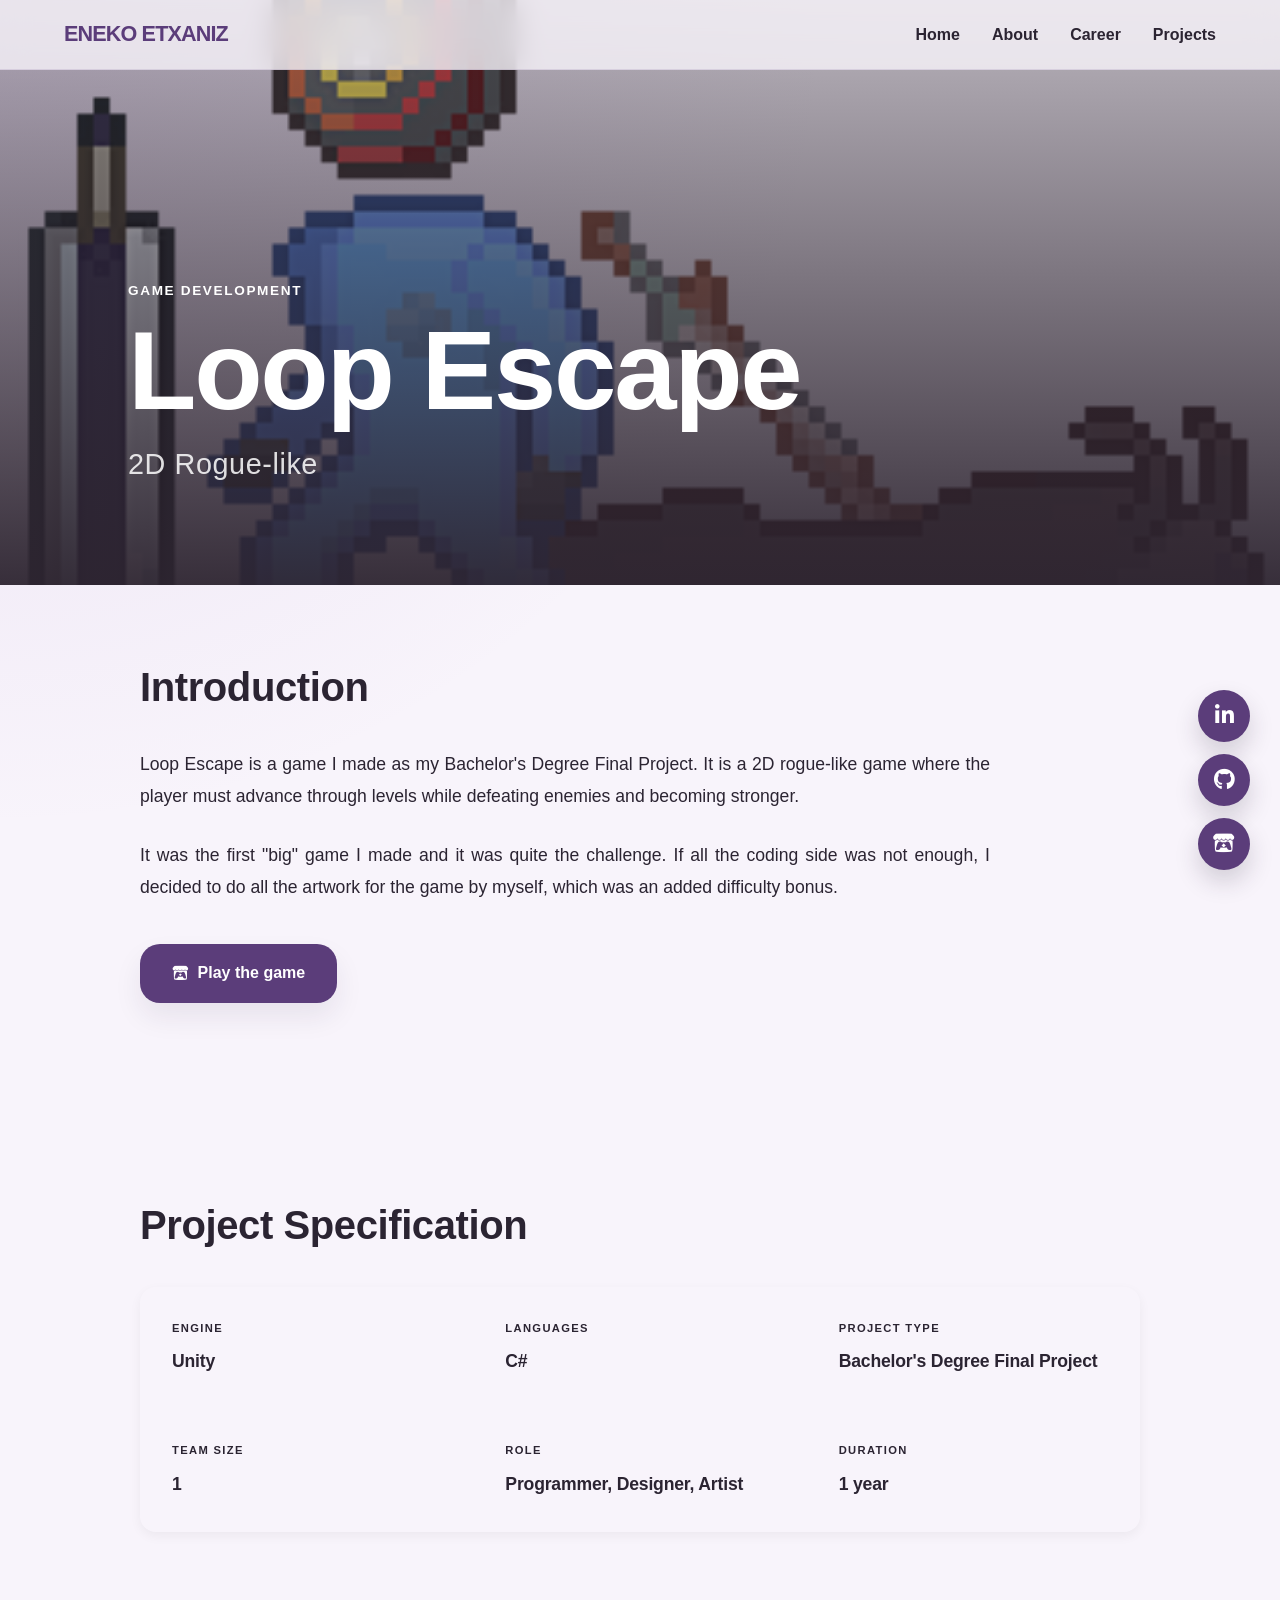
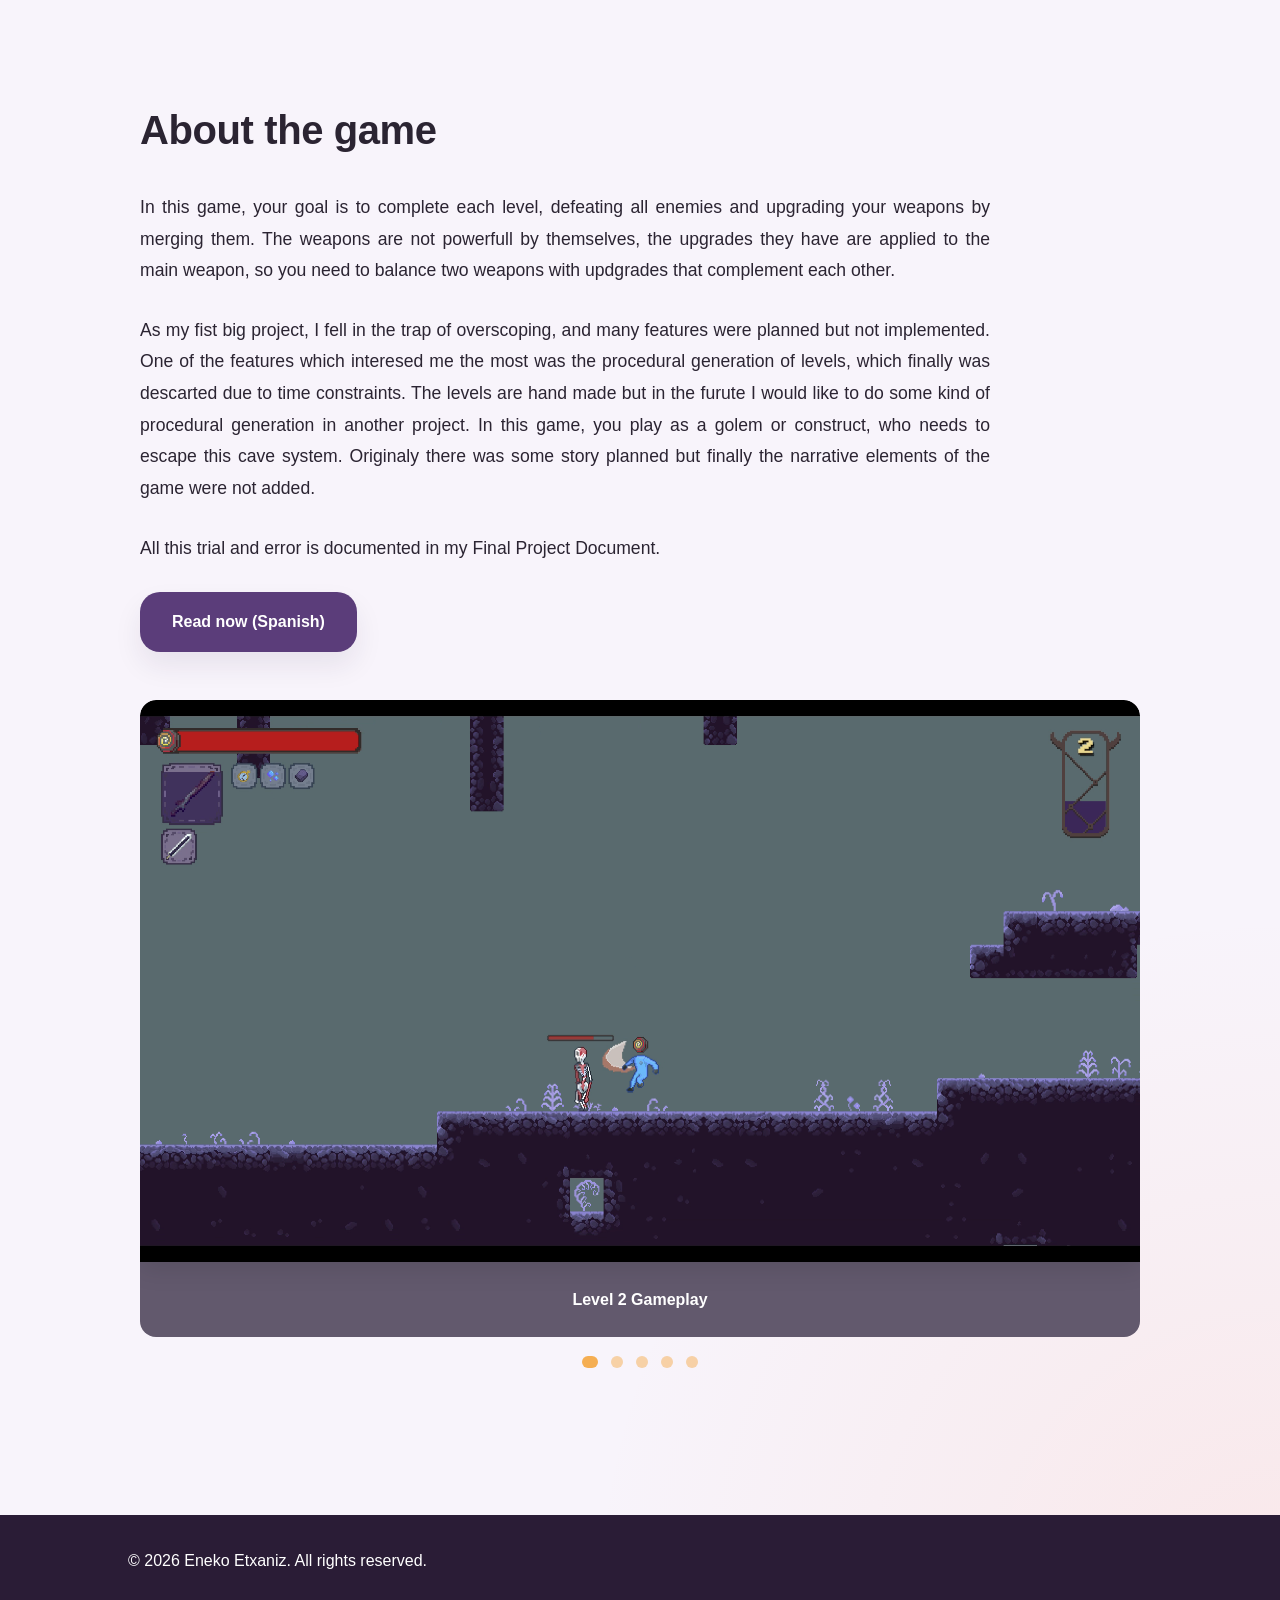
<file: projects/loop-escape.html>
<!DOCTYPE html>
<html lang="en">

<head>
    <meta charset="UTF-8">

    <meta
        name="viewport"
        content="width=device-width, initial-scale=1.0"
    >

    <title>Loop Escape | Portfolio</title>

    <!-- Font Awesome Icons -->
    <link
        rel="stylesheet"
        href="https://cdnjs.cloudflare.com/ajax/libs/font-awesome/6.5.2/css/all.min.css"
    >

    <link rel="stylesheet" href="../style.css">
    <link rel="stylesheet" href="../css/project.css">
</head>


<body>

    <!-- Navigation -->
    <div id="navbar"></div>


    <!-- ========================================
         PROJECT HERO
    ========================================= -->

    <section
        class="project-hero"
        style="background-image: url('images/LoopEscape_Cover.png');"
    >

        <div class="project-hero-overlay"></div>

        <div class="project-hero-content">

            <p class="project-category">
                GAME DEVELOPMENT
            </p>

            <h1>Loop Escape</h1>

            <h2>2D Rogue-like</h2>

        </div>

    </section>


    <!-- ========================================
         INTRODUCTION
    ========================================= -->

    <section class="project-section">

        <div class="project-container">

            <h2 class="section-title">
                Introduction
            </h2>

            <div class="project-introduction">

                <div class="project-text">

                    <p>
                        Loop Escape is a game I made as my Bachelor's Degree Final Project. It is a 2D rogue-like game where the player must advance through levels while defeating enemies and becoming stronger.
                    </p>

                    <p>
                        It was the first "big" game I made and it was quite the challenge. If all the coding side was not enough, I decided to do all the artwork for the game by myself, which was an added difficulty bonus.                    </p>

                    <div class="project-buttons">

                        <a
                            class="button"
                            href="https://etxaniz100.itch.io/loopescape"
                            target="_blank"
                            rel="noopener noreferrer"
                        >
                            <i class="fa-brands fa-itch-io"></i>
                            Play the game
                        </a>

                    </div>

                </div>

            </div>

        </div>

    </section>

    <!-- ========================================
         PROJECT SPECIFICATION
    ========================================= -->
<section class="project-section project-specification">

    <div class="project-container">

        <h2 class="section-title">
            Project Specification
        </h2>

        <div class="specification-card">

            <div class="specification-item">

                <span class="specification-label">
                    Engine
                </span>

                <span class="specification-value">
                    Unity
                </span>

            </div>


            <div class="specification-item">

                <span class="specification-label">
                    Languages
                </span>

                <span class="specification-value">
                    C#
                </span>

            </div>


            <div class="specification-item">

                <span class="specification-label">
                    Project Type
                </span>

                <span class="specification-value">
                    Bachelor's Degree Final Project
                </span>

            </div>


            <div class="specification-item">

                <span class="specification-label">
                    Team Size
                </span>

                <span class="specification-value">
                    1
                </span>

            </div>


            <div class="specification-item">

                <span class="specification-label">
                    Role
                </span>

                <span class="specification-value">
                    Programmer, Designer, Artist
                </span>

            </div>


            <div class="specification-item">

                <span class="specification-label">
                    Duration
                </span>

                <span class="specification-value">
                    1 year
                </span>

            </div>

        </div>

    </div>

</section>


<section class="project-section project-about">

    <div class="project-container">

        <h2 class="section-title">
            About the game
        </h2>

        <!-- Description -->
        <div class="project-text">

            <p>
                In this game, your goal is to complete each level, defeating all enemies and upgrading your weapons by merging them. 
                The weapons are not powerfull by themselves, the upgrades they have are applied to the main weapon, so you need to balance 
                two weapons with updgrades that complement each other.
            </p>
            
            <p>
                As my fist big project, I fell in the trap of overscoping, and many features were planned but not implemented. 
                One of the features which interesed me the most was the procedural generation of levels, which finally was descarted due to time constraints. 
                The levels are hand made but in the furute I would like to do some kind of procedural generation in another project.
                In this game, you play as a golem or construct, who needs to escape this cave system. Originaly there was some story planned but finally the narrative elements of the game were not added. 
            </p>
            <p>
                All this trial and error is documented in my Final Project Document.
            </p>
             <a
                class="button"
                href="../resources/EnekoEtxanizMonge_TFG.pdf"
                target="_blank"
                rel="noopener noreferrer"
            >
                Read now (Spanish)
            </a>
            

        </div>

       <!-- 
        ========================================
            PROJECT MEDIA CAROUSEL
        ======================================== 
        -->

    <div class="carousel" data-carousel>

        <div class="carousel-viewport">

            <div class="carousel-track">

                <article class="carousel-slide">
                    <div class="carousel-media">
                        <img
                            src="images/LoopEscape_Gameplay1.png"
                            alt="Level 2 Gameplay">
                    </div>
                </article>

                                <article class="carousel-slide">
                    <div class="carousel-media">
                        <img
                            src="images/LoopEscape_Gameplay2.png"
                            alt="Level 7 Gameplay">
                    </div>
                </article>

                                <article class="carousel-slide">
                    <div class="carousel-media">
                        <img
                            src="images/LoopEscape_GameplayGreatSword.png"
                            alt="BossFight against the Volcanic GreatSword">
                    </div>
                </article>

                                <article class="carousel-slide">
                    <div class="carousel-media">
                        <img
                            src="images/LoopEscape_GameplaySquid.png"
                            alt="BossFight against the Vampire Squid">
                    </div>
                </article>

                <article class="carousel-slide">
                    <div class="carousel-media">
                        <iframe
                            src="https://www.youtube.com/embed/jxw2t5JZP-Y"
                            title="Loop Escape gameplay video"
                            frameborder="0"
                            allow="accelerometer; autoplay; clipboard-write; encrypted-media; gyroscope; picture-in-picture; web-share"
                            allowfullscreen>
                        </iframe>
                    </div>
                </article>

            </div>
        </div>

        <div class="carousel-caption-container">
            <p class="carousel-caption" data-caption="0">Level 2 Gameplay</p>
            <p class="carousel-caption" data-caption="1">Level 7 Gameplay</p>
            <p class="carousel-caption" data-caption="2">BossFight against the Volcanic GreatSword</p>
            <p class="carousel-caption" data-caption="3">BossFight against the Vampire Squid</p>
            <p class="carousel-caption" data-caption="4">Gameplay video</p>
        </div>

        <!-- Previous / Next -->
        <button
            class="carousel-button carousel-button-prev"
            type="button"
            aria-label="Previous slide">
            &#10094;
        </button>

        <button
            class="carousel-button carousel-button-next"
            type="button"
            aria-label="Next slide">
            &#10095;
        </button>


        <!-- Counter + dots -->
        <div class="carousel-navigation">

            <div class="carousel-dots" aria-label="Carousel navigation">
                <!-- Generated by JavaScript -->
            </div>

        </div>

    </div>

</section>

<!--


<section class="project-section technical-details">
    
    <div class="project-container">
        
        <h2 class="section-title">
            My Contributions (Comment: Do I put "My Contributions" if it is a solo project?)
        </h2>
        
        <h3>
            ...
        </h3>
        
        <p>
            ...
        </p>
    </div>
    
</section>

<section class="project-section technical-details">
    
    <div class="project-container">
        
        <h2 class="section-title">
            Art progression
        </h2>
        
        <p>
            All the game art is made in pixel-art, using Aseprite. During the development of the game, I learned a lot and improved my pixel-art skills. 
        </p>
    </div>
    
</section>
-->

    <!-- Footer -->
    <div id="footer"></div>


    <!-- Social Dock -->
    <div id="social-dock"></div>


    <script src="../js/main.js"></script>
    <script src="../js/carousel.js"></script>

</body>

</html>
</file>
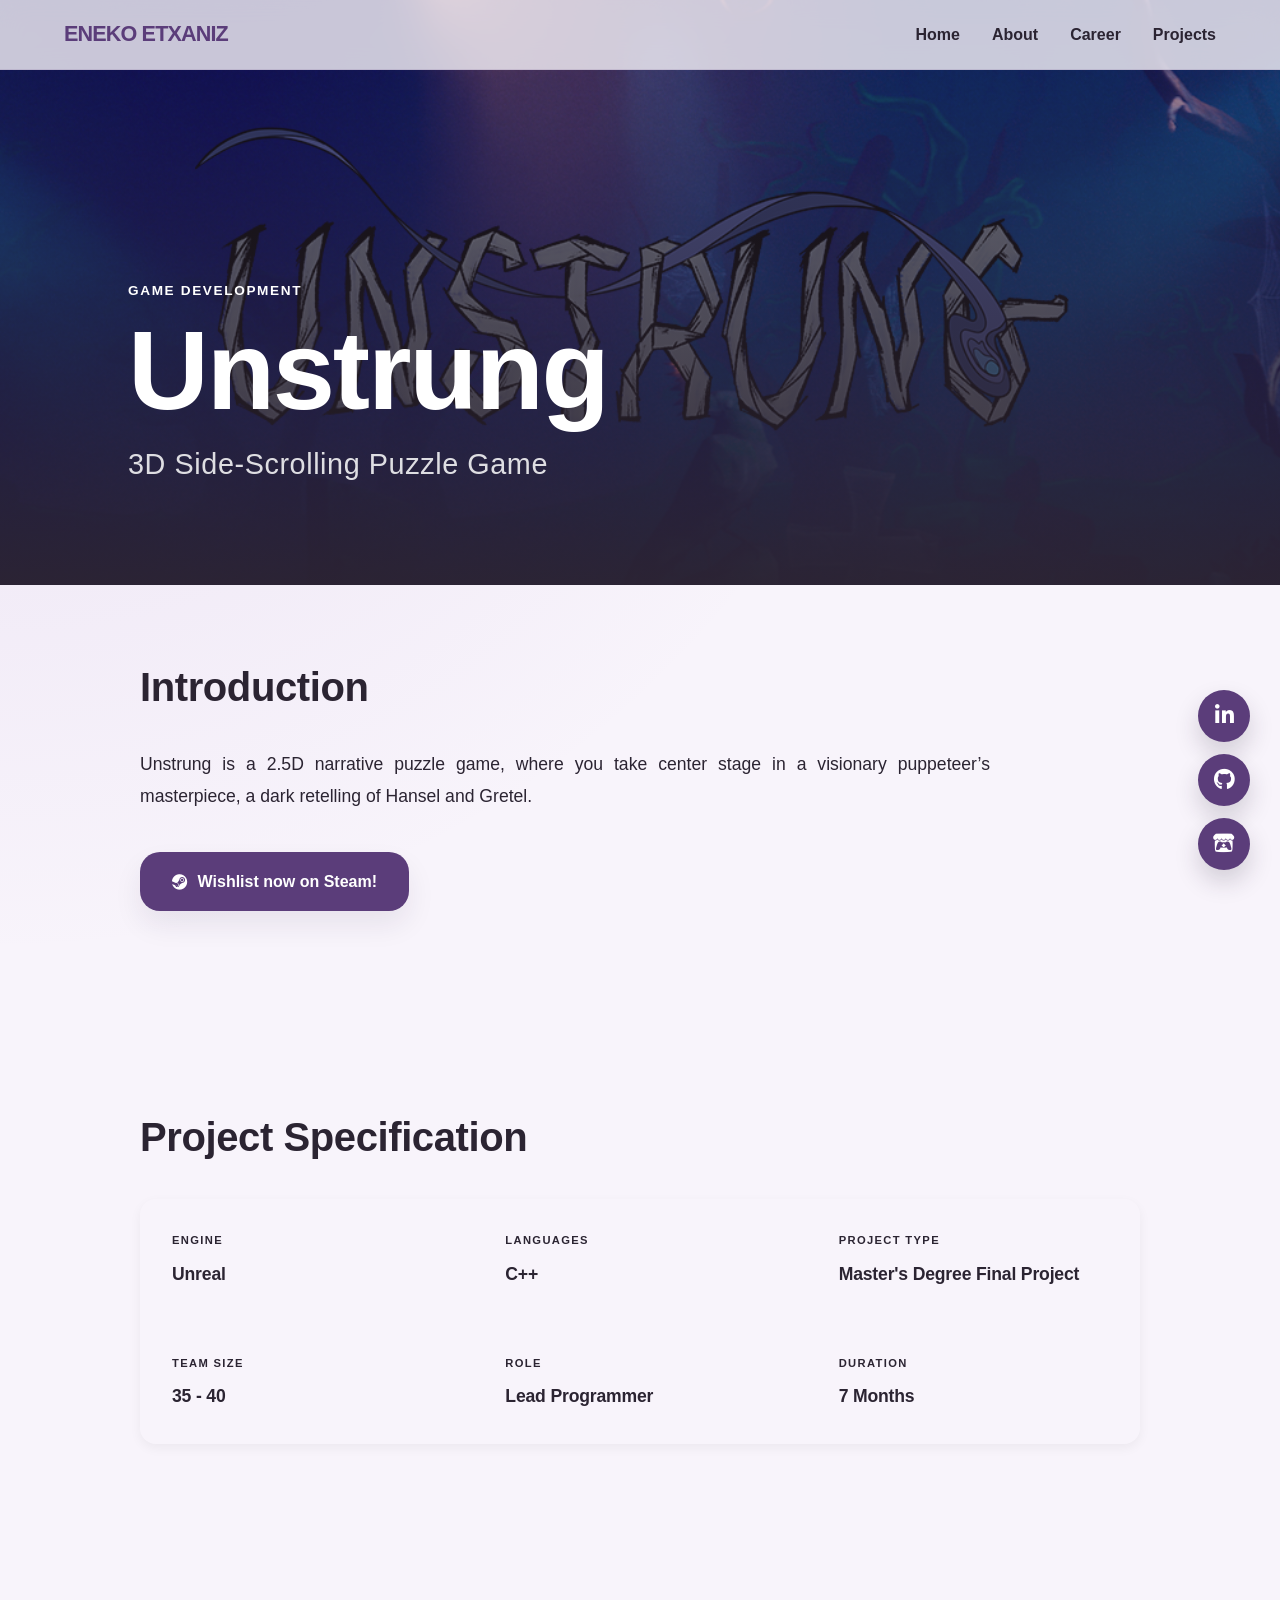
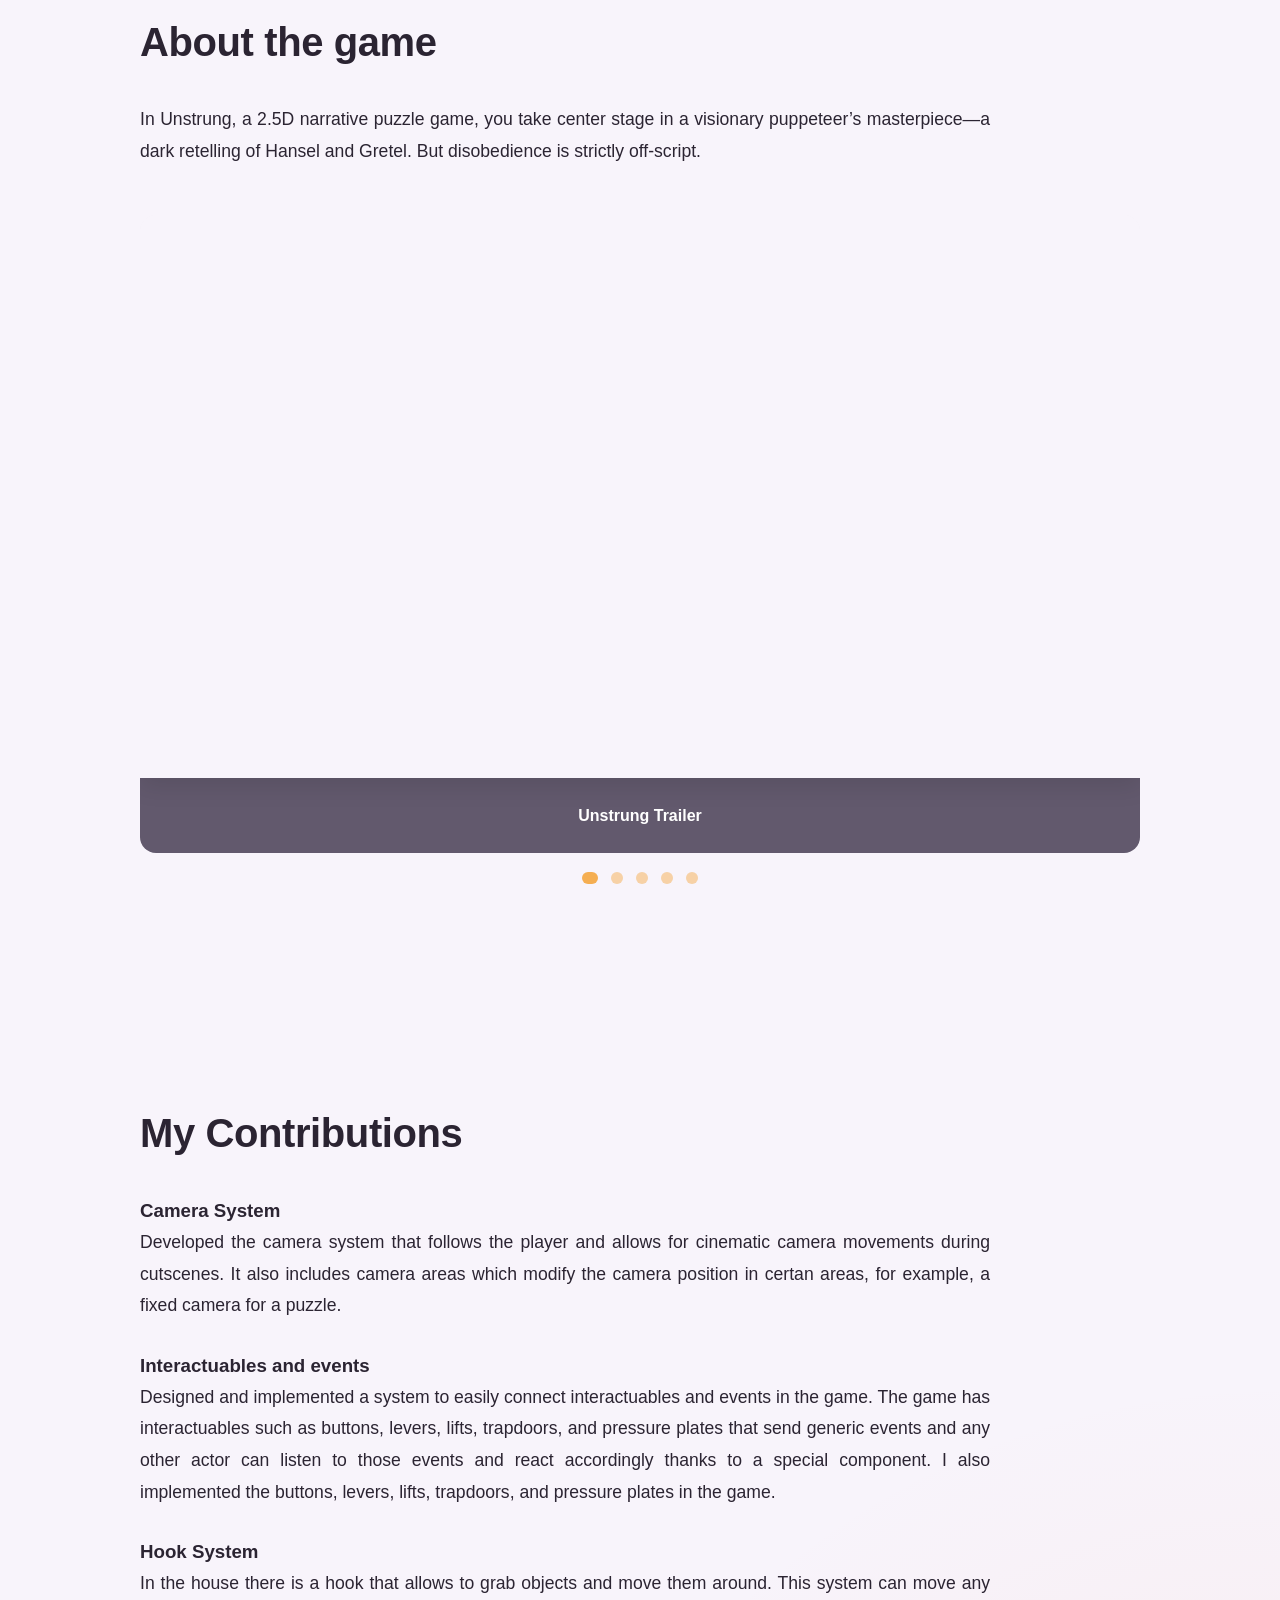
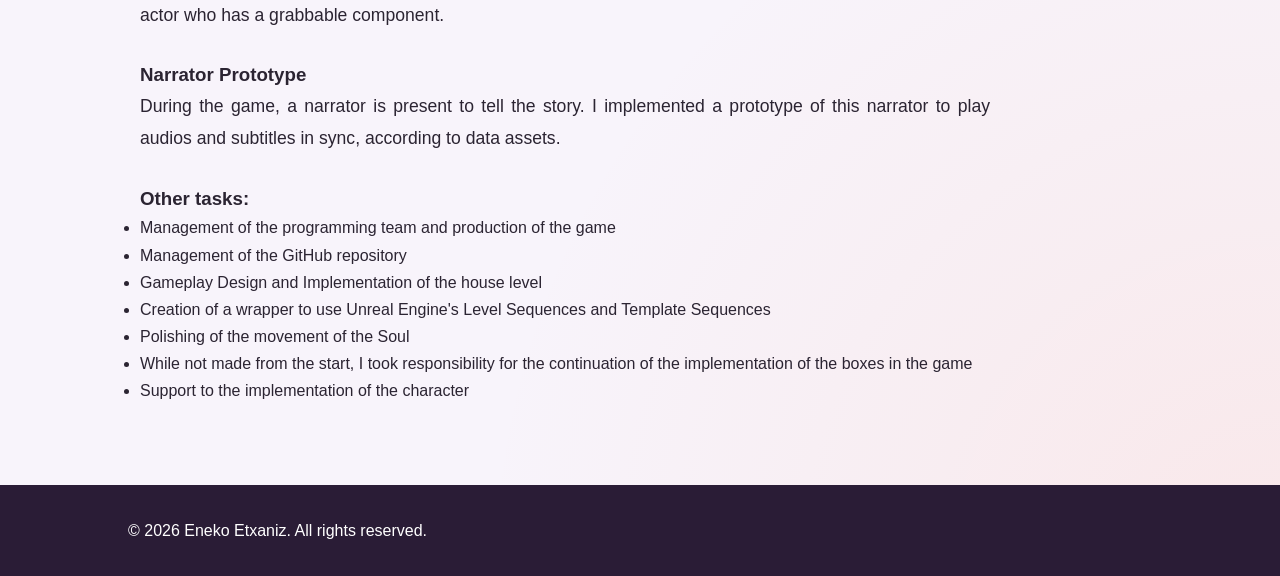
<file: projects/unstrung.html>
<!DOCTYPE html>
<html lang="en">

<head>
    <meta charset="UTF-8">

    <meta
        name="viewport"
        content="width=device-width, initial-scale=1.0"
    >

    <title>Unstrung | Portfolio</title>

    <!-- Font Awesome Icons -->
    <link
        rel="stylesheet"
        href="https://cdnjs.cloudflare.com/ajax/libs/font-awesome/6.5.2/css/all.min.css"
    >

    <link rel="stylesheet" href="../style.css">
    <link rel="stylesheet" href="../css/project.css">
</head>


<body>

    <!-- Navigation -->
    <div id="navbar"></div>


    <!-- ========================================
         PROJECT HERO
    ========================================= -->

    <section
        class="project-hero"
        style="background-image: url('images/Unstrung/Unstrung_CrowBanner.png');"
    >

        <div class="project-hero-overlay"></div>

        <div class="project-hero-content">

            <p class="project-category">
                GAME DEVELOPMENT
            </p>

            <h1>Unstrung</h1>

            <h2>3D Side-Scrolling Puzzle Game</h2>

        </div>

    </section>


    <!-- ========================================
         INTRODUCTION
    ========================================= -->

    <section class="project-section">

        <div class="project-container">

            <h2 class="section-title">
                Introduction
            </h2>

            <div class="project-introduction">

                <div class="project-text">

                    <p>
                        Unstrung is a 2.5D narrative puzzle game, where you take center stage in a visionary puppeteer’s masterpiece, a dark retelling of Hansel and Gretel. 

                    </p>

                    <div class="project-buttons">

                        <a
                            class="button"
                            href="https://store.steampowered.com/app/5094810/Unstrung/"
                            target="_blank"
                            rel="noopener noreferrer"
                        >
                            <i class="fa-brands fa-steam"></i>
                            Wishlist now on Steam!
                        </a>

                    </div>

                </div>

            </div>

        </div>

    </section>

    <!-- ========================================
         PROJECT SPECIFICATION
    ========================================= -->
<section class="project-section project-specification">

    <div class="project-container">

        <h2 class="section-title">
            Project Specification
        </h2>

        <div class="specification-card">

            <div class="specification-item">

                <span class="specification-label">
                    Engine
                </span>

                <span class="specification-value">
                    Unreal
                </span>

            </div>


            <div class="specification-item">

                <span class="specification-label">
                    Languages
                </span>

                <span class="specification-value">
                    C++
                </span>

            </div>


            <div class="specification-item">

                <span class="specification-label">
                    Project Type
                </span>

                <span class="specification-value">
                    Master's Degree Final Project
                </span>

            </div>


            <div class="specification-item">

                <span class="specification-label">
                    Team Size
                </span>

                <span class="specification-value">
                    35 - 40
                </span>

            </div>


            <div class="specification-item">

                <span class="specification-label">
                    Role
                </span>

                <span class="specification-value">
                    Lead Programmer
                </span>

            </div>


            <div class="specification-item">

                <span class="specification-label">
                    Duration
                </span>

                <span class="specification-value">
                    7 Months
                </span>

            </div>

        </div>

    </div>

</section>


<section class="project-section project-about">

    <div class="project-container">

        <h2 class="section-title">
            About the game
        </h2>

        <!-- Description -->
        <div class="project-text">

            <p>
                In Unstrung, a 2.5D narrative puzzle game, you take center stage in a visionary puppeteer’s masterpiece—a dark retelling of Hansel and Gretel. But disobedience is strictly off-script.
            </p>

        </div>

       <!-- 
        ========================================
            PROJECT MEDIA CAROUSEL
        ======================================== 
        -->

    <div class="carousel" data-carousel>

        <div class="carousel-viewport">

            <div class="carousel-track">

                <article class="carousel-slide">
                    <div class="carousel-media">
                        <iframe
                            src="https://www.youtube.com/embed/8CFY8mXm9xc"
                            title="Unstrung Trailer"
                            frameborder="0"
                            allow="accelerometer; autoplay; clipboard-write; encrypted-media; gyroscope; picture-in-picture; web-share"
                            allowfullscreen>
                        </iframe>
                    </div>
                </article>

                <article class="carousel-slide">
                    <div class="carousel-media">
                        <img
                            src="images/Unstrung/Unstrung_CrowBanner.png"
                            alt="Unstrung Banner">
                    </div>
                </article>

                <article class="carousel-slide">
                    <div class="carousel-media">
                        <img
                            src="images/Unstrung/Unstrung_MainMenu.png"
                            alt="Main Menu">
                    </div>
                </article>

                <article class="carousel-slide">
                    <div class="carousel-media">
                        <img
                            src="images/Unstrung/Unstrung_Gameplay_LVL1.png"
                            alt="First Level Gameplay">
                    </div>
                </article>

                <article class="carousel-slide">
                    <div class="carousel-media">
                        <img
                            src="images/Unstrung/Unstrung_Gameplay_LVL2.png"
                            alt="Cementery Level Gameplay">
                    </div>
                </article>


            </div>
        </div>

        <div class="carousel-caption-container">
            <p class="carousel-caption" data-caption="0">Unstrung Trailer</p>
            <p class="carousel-caption" data-caption="1">Unstrung Banner</p>
            <p class="carousel-caption" data-caption="2">Main Menu</p>
            <p class="carousel-caption" data-caption="3">First Level Gameplay</p>
            <p class="carousel-caption" data-caption="4">Cementery Level Gameplay</p>
        </div>

        <!-- Previous / Next -->
        <button
            class="carousel-button carousel-button-prev"
            type="button"
            aria-label="Previous slide">
            &#10094;
        </button>

        <button
            class="carousel-button carousel-button-next"
            type="button"
            aria-label="Next slide">
            &#10095;
        </button>


        <!-- Counter + dots -->
        <div class="carousel-navigation">

            <div class="carousel-dots" aria-label="Carousel navigation">
                <!-- Generated by JavaScript -->
            </div>

        </div>

    </div>

</section>


<section class="project-section technical-details">

    <div class="project-container">

        <h2 class="section-title">
            My Contributions
        </h2>

        <h3>
            Camera System
        </h3>

        <p>
            Developed the camera system that follows the player and allows for cinematic camera movements during cutscenes. It also includes camera areas which modify the camera position in certan areas, for example, a fixed camera for a puzzle.
        </p>

        <h3>
            Interactuables and events
        </h3>

        <p>
            Designed and implemented a system to easily connect interactuables and events in the game. The game has interactuables such as buttons, levers, lifts, trapdoors, and pressure plates that send generic events and any other actor can listen to those events and react accordingly thanks to a special component.
            I also implemented the buttons, levers, lifts, trapdoors, and pressure plates in the game.
        </p>

        
        <h3>
            Hook System
        </h3>

        <p>
            In the house there is a hook that allows to grab objects and move them around. This system can move any actor who has a grabbable component.
        </p>
        
        <h3>
            Narrator Prototype
        </h3>

        <p>
            During the game, a narrator is present to tell the story. I implemented a prototype of this narrator to play audios and subtitles in sync, according to data assets.
        </p>

        <h3>
            Other tasks:
        </h3>

        <ul>
            <li>Management of the programming team and production of the game</li>
            <li>Management of the GitHub repository</li>
            <li>Gameplay Design and Implementation of the house level</li>
            <li>Creation of a wrapper to use Unreal Engine's Level Sequences and Template Sequences</li>
            <li>Polishing of the movement of the Soul</li>
            <li>While not made from the start, I took responsibility for the continuation of the implementation of the boxes in the game</li>
            <li>Support to the implementation of the character</li>
        </ul>


    </div>

</section>

    <!-- Footer -->
    <div id="footer"></div>


    <!-- Social Dock -->
    <div id="social-dock"></div>


    <script src="../js/main.js"></script>
    <script src="../js/carousel.js"></script>

</body>

</html>
</file>
<file: style.css>
@import url("css/buttons.css");
@import url("css/carousel.css");
@import url("css/navigation_bar.css");


/* =========================
   VARIABLES & BASE
   ========================= */

:root {
    --bg: #f8f4fb;
    --bg-soft: #f2e9fb;
    --surface: #ffffff;
    --surface-alt: #faf4ff;

    --primary: #5b3d7a;
    --primary-dark: #2a1c36;
    --primary-highlight: rgb(149, 90, 197);
    --secondary: #f07c58;
    --secondary-soft: #ffe2d7;
    --secondary-highlight: rgb(255, 164, 104);;
    --text: #2b2432;
    --muted: #62596d;
    --line: rgba(91, 61, 122, 0.12);
    --shadow: 0 22px 48px rgba(44, 31, 58, 0.12);
    --shadow-soft: 0 14px 28px rgba(44, 31, 58, 0.08);
    --white: #ffffff;
}

* {
    margin: 0;
    padding: 0;
    box-sizing: border-box;
}

html {
    scroll-behavior: smooth;
}

body {
    min-height: 100vh;
    display: flex;
    flex-direction: column;
    font-family: "Inter", Arial, Helvetica, sans-serif;
    background:
        radial-gradient(circle at top left, rgba(146, 105, 190, 0.15), transparent 24%),
        radial-gradient(circle at bottom right, rgba(255, 140, 105, 0.12), transparent 20%),
        var(--bg);
    color: var(--text);
    line-height: 1.7;
}

a {
    color: var(--secondary);
    text-decoration: none;
    transition: color 0.2s ease;
}

p {
    text-align: justify;
}

img {
    max-width: 100%;
    display: block;
}

section {
    min-height: 50vh;
    padding: 7rem 10% 5rem;
}

.section-container {
    max-width: 1100px;
    margin: 0 auto;
}

.section-title {
    font-size: clamp(2.2rem, 4vw, 3rem);
    line-height: 1.1;
    letter-spacing: -0.06em;
    color: var(--primary);
    margin-bottom: 2rem;
}


/* =========================
   HERO
   ========================= */

#home {
    display: flex;
    align-items: center;
    justify-content: center;
    padding-top: 10rem;
    background: radial-gradient(circle at top center, rgba(146, 105, 190, 0.14), transparent 26%);
}

.hero {
    max-width: 960px;
    width: 100%;
    padding: clamp(2rem, 5vw, 4rem);
    background: rgba(255, 255, 255, 0.6);
    border: 1px solid var(--line);
    border-radius: 32px;
    box-shadow: var(--shadow-soft);
    backdrop-filter: blur(12px);
}

.hero-intro {
    display: inline-flex;
    align-items: center;
    gap: 0.75rem;
    margin-bottom: 1rem;
    color: var(--primary);
    font-size: 0.75rem;
    font-weight: 800;
    letter-spacing: 0.08em;
    text-transform: uppercase;
}

.hero-intro::before {
    content: "";
    width: 0.7rem;
    height: 0.7rem;
    border-radius: 50%;
    background: var(--secondary);
    box-shadow: 0 0 0 6px rgba(255, 140, 105, 0.18);
}

.hero h1 {
    font-size: clamp(3.2rem, 8vw, 6.4rem);
    line-height: 0.96;
    letter-spacing: -0.08em;
    color: var(--primary-dark);
    margin-bottom: 1rem;
}

.hero h2 {
    font-size: clamp(1.2rem, 2vw, 1.8rem);
    font-weight: 600;
    color: var(--muted);
    margin-bottom: 1.5rem;
}

.hero-description {
    max-width: 700px;
    margin-bottom: 2rem;
    font-size: 1.08rem;
    color: var(--muted);
}

.hero-buttons {
    display: flex;
    justify-content: flex-start;
    flex-wrap: wrap;
    gap: 0.75rem;
}

/* =========================
   ABOUT
   ========================= */

#about {
    background: var(--surface);
}

.about-content {
    max-width: 820px;
    display: grid;
    gap: 1rem;
}

.about-content p {
    font-size: 1.08rem;
    color: var(--muted);
}

.skills {
    margin-top: 3rem;
    display: grid;
    grid-template-columns: repeat(auto-fit, minmax(250px, 1fr));
    gap: 1.5rem;
}

.skill-group {
    padding: 1.6rem;
    background: var(--surface-alt);
    border: 1px solid var(--line);
    border-radius: 22px;
    box-shadow: var(--shadow-soft);
    transition: transform 0.2s ease, box-shadow 0.2s ease;
}

.skill-group h3 {
    color: var(--primary);
    margin-bottom: 1rem;
    font-size: 1.2rem;
}

.skill-group:hover {
    transform: translateY(-4px);
    box-shadow: var(--shadow);
}

.tags {
    display: flex;
    flex-wrap: wrap;
    gap: 0.6rem;
}

.tag {
    display: inline-flex;
    align-items: center;
    padding: 0.42rem 0.8rem;
    border-radius: 999px;
    background: rgba(91, 61, 122, 0.08);
    color: var(--primary);
    font-size: 0.8rem;
    font-weight: 700;
}

/* =========================
   EXPERIENCE
   ========================= */

#experience {
    background: linear-gradient(180deg, var(--bg) 0%, var(--surface) 100%);
    display: flex;
    flex-direction: column;
    align-items: center;
}

.experience-list {
    display: flex;
    flex-direction: column;
    gap: 1.5rem;
    width: 100%;
    max-width: 900px;
}

.experience-card {
    display: grid;
    grid-template-columns: 180px 1fr;
    gap: 2rem;
    padding: 2rem;
    border-radius: 24px;
    background: var(--surface);
    border: 1px solid var(--line);
    box-shadow: var(--shadow-soft);
    transition: transform 0.2s ease, box-shadow 0.2s ease;
}

.experience-card:hover {
    transform: translateY(-4px);
    box-shadow: var(--shadow);
}

.experience-date {
    color: var(--secondary);
    font-size: 0.78rem;
    font-weight: 800;
    letter-spacing: 0.04em;
    text-transform: uppercase;
    padding-top: 0.35rem;
}

.experience-card h3 {
    color: var(--primary);
    margin-bottom: 0.35rem;
    font-size: 1.45rem;
    line-height: 1.2;
}

.experience-card h4 {
    color: var(--text);
    margin-bottom: 1rem;
    font-weight: 600;
}

.experience-card p {
    margin-bottom: 0.4rem;
    color: var(--muted);
}

/* =========================
   PROJECTS
   ========================= */

.projects {
    display: grid;
    grid-template-columns: repeat(auto-fit, minmax(280px, 1fr));
    gap: 2rem;
}

.project-card,
.project-card:visited {
    display: block;
    background: var(--surface);
    border: 1px solid var(--line);
    border-radius: 22px;
    overflow: hidden;
    box-shadow: var(--shadow-soft);
    color: var(--text);
    text-decoration: none;
    transition: transform 0.25s ease, box-shadow 0.25s ease;
}

.project-card:hover {
    transform: translateY(-8px);
    box-shadow: var(--shadow);
    color: var(--text);
    text-decoration: none;
}

.project-image {
    height: 220px;
    display: flex;
    align-items: center;
    justify-content: center;
    background: linear-gradient(135deg, rgba(91, 61, 122, 0.10), rgba(255, 140, 105, 0.10));
    color: var(--primary);
    font-weight: 800;
    overflow: hidden;
    position: relative;
}

.project-image img {
    width: 100%;
    height: 100%;
    object-fit: cover;
    transition: transform 0.3s ease;
}

.project-card:hover .project-image img {
    transform: scale(1.05);
}

.project-content {
    padding: 1.5rem;
}

.project-content h3 {
    color: var(--primary);
    margin-bottom: 0.5rem;
}

.project-content p {
    margin-bottom: 1rem;
    color: var(--muted);
}

/* =========================
   FOOTER & SOCIAL
   ========================= */

#footer {
    margin-top: auto;
}

#footer > footer {
    width: 100%;
    padding: 2rem 10%;
    text-align: center;
    background: var(--primary-dark);
    color: var(--white);
}

.social-dock {
    position: fixed;
    right: 30px;
    bottom: 30px;
    display: flex;
    flex-direction: column;
    gap: 12px;
    z-index: 1000;
}

.social-dock a {
    width: 52px;
    height: 52px;
    display: flex;
    align-items: center;
    justify-content: center;
    border-radius: 50%;
    background: var(--primary);
    color: var(--white);
    font-size: 1.35rem;
    text-decoration: none;
    box-shadow: 0 12px 24px rgba(45, 32, 55, 0.18);
    transition: transform 0.2s ease, background 0.2s ease;
}

.social-dock a:hover {
    background: var(--secondary);
    transform: translateX(-4px) scale(1.06);
}


/* =========================
   RESPONSIVE
   ========================= */

@media (max-width: 700px) {
    .nav-links {
        display: none;
    }

    section {
        padding-left: 6%;
        padding-right: 6%;
    }

    .hero {
        text-align: center;
    }

    .hero-buttons {
        justify-content: center;
    }

    .section-title {
        font-size: 2rem;
    }

    .social-dock {
        right: 15px;
        bottom: 15px;
    }

    .social-dock a {
        width: 45px;
        height: 45px;
        font-size: 1.1rem;
    }

    .experience-card {
        grid-template-columns: 1fr;
        gap: 0.5rem;
    }
}
</file>
<file: css/project.css>
/* ========================================
   PROJECT HERO
======================================== */

.project-hero {
    position: relative;
    min-height: 65vh;
    display: flex;
    align-items: flex-end;
    padding: 8rem 10% 6rem;
    background-position: center;
    background-size: cover;
    background-repeat: no-repeat;
    color: var(--white);
    overflow: hidden;
}

.project-hero-overlay {
    position: absolute;
    inset: 0;
    background: linear-gradient(to top, rgba(45, 36, 48, 0.95), rgba(45, 36, 48, 0.3));
}

.project-hero-content {
    position: relative;
    z-index: 1;
    max-width: 1000px;
}

.project-category {
    margin-bottom: 0.8rem;
    color: var(--contrast);
    font-size: 0.85rem;
    font-weight: 700;
    letter-spacing: 0.12em;
    text-transform: uppercase;
}

.project-hero h1 {
    margin-bottom: 0.8rem;
    font-size: clamp(3.5rem, 10vw, 7rem);
    line-height: 1;
    font-weight: 800;
    letter-spacing: -0.02em;
}

.project-hero h2 {
    font-size: clamp(1rem, 3vw, 1.8rem);
    font-weight: 400;
    color: rgba(255, 255, 255, 0.85);
    letter-spacing: 0.02em;
}

/* ========================================
   PROJECT LAYOUT
======================================== */

.project-section {
    padding: 5rem 10%;
}

.project-container {
    width: 100%;
    max-width: 1000px;
    margin: 0 auto;
}

.section-title {
    font-size: 2.5rem;
    font-weight: 700;
    margin-bottom: 2.5rem;
    letter-spacing: -0.01em;
    color: var(--text);
}

.project-buttons {
    display: flex;
    flex-wrap: wrap;
    gap: 1.25rem;
    margin: 2.5rem 0;
}

.project-about {
    padding-top: 6rem;
}

/* ========================================
   INTRODUCTION / TEXT
======================================== */

.project-introduction {
    max-width: 850px;
}

.project-text {
    max-width: 850px;
    font-size: 1.1rem;
    line-height: 1.8;
    color: var(--text);
}

.project-text p {
    margin-bottom: 1.75rem;
}

/* ========================================
   PROJECT SPECIFICATION
======================================== */

.project-specification {
    background: var(--background);
}

.specification-card {
    display: grid;
    grid-template-columns: repeat(3, 1fr);
    background: var(--background-contrast);
    border: 1px solid var(--light-base);
    border-radius: 16px;
    overflow: hidden;
    box-shadow: 0 4px 12px rgba(0, 0, 0, 0.05);
}

.specification-item {
    display: flex;
    flex-direction: column;
    gap: 0.6rem;
    padding: 2rem;
    background: var(--background-contrast);
    border-right: 1px solid var(--light-base);
    border-bottom: 1px solid var(--light-base);
    transition: all 0.3s ease;
}

.specification-item:hover {
    background: linear-gradient(135deg, rgba(164, 120, 184, 0.05), rgba(245, 174, 82, 0.05));
    transform: translateY(-3px);
}

.specification-item:nth-child(3n) {
    border-right: none;
}

.specification-item:nth-child(n + 4) {
    border-bottom: none;
}

.specification-label {
    font-size: 0.7rem;
    text-transform: uppercase;
    letter-spacing: 0.12em;
    color: var(--light-base);
    font-weight: 700;
}

.specification-value {
    font-size: 1.1rem;
    color: var(--text);
    font-weight: 700;
    letter-spacing: -0.01em;
}

/* ========================================
   TECHNICAL DETAILS
======================================== */

.technical-details p {
    max-width: 850px;
    font-size: 1.1rem;
    line-height: 1.8;
    margin-bottom: 1.75rem;
    color: var(--text);
}


/* ========================================
   RESPONSIVE
======================================== */

@media (max-width: 700px) {
    .project-hero {
        min-height: 60vh;
        padding: 6rem 6% 4rem;
    }

    .project-section {
        padding: 3.5rem 6%;
    }

    .project-about {
        padding-top: 3.5rem;
    }

    .specification-card {
        grid-template-columns: 1fr 1fr;
    }

    .specification-item:nth-child(3n) {
        border-right: 1px solid var(--light-base);
    }

    .specification-item:nth-child(2n) {
        border-right: none;
    }

    .project-text {
        font-size: 1rem;
    }


}
</file>
